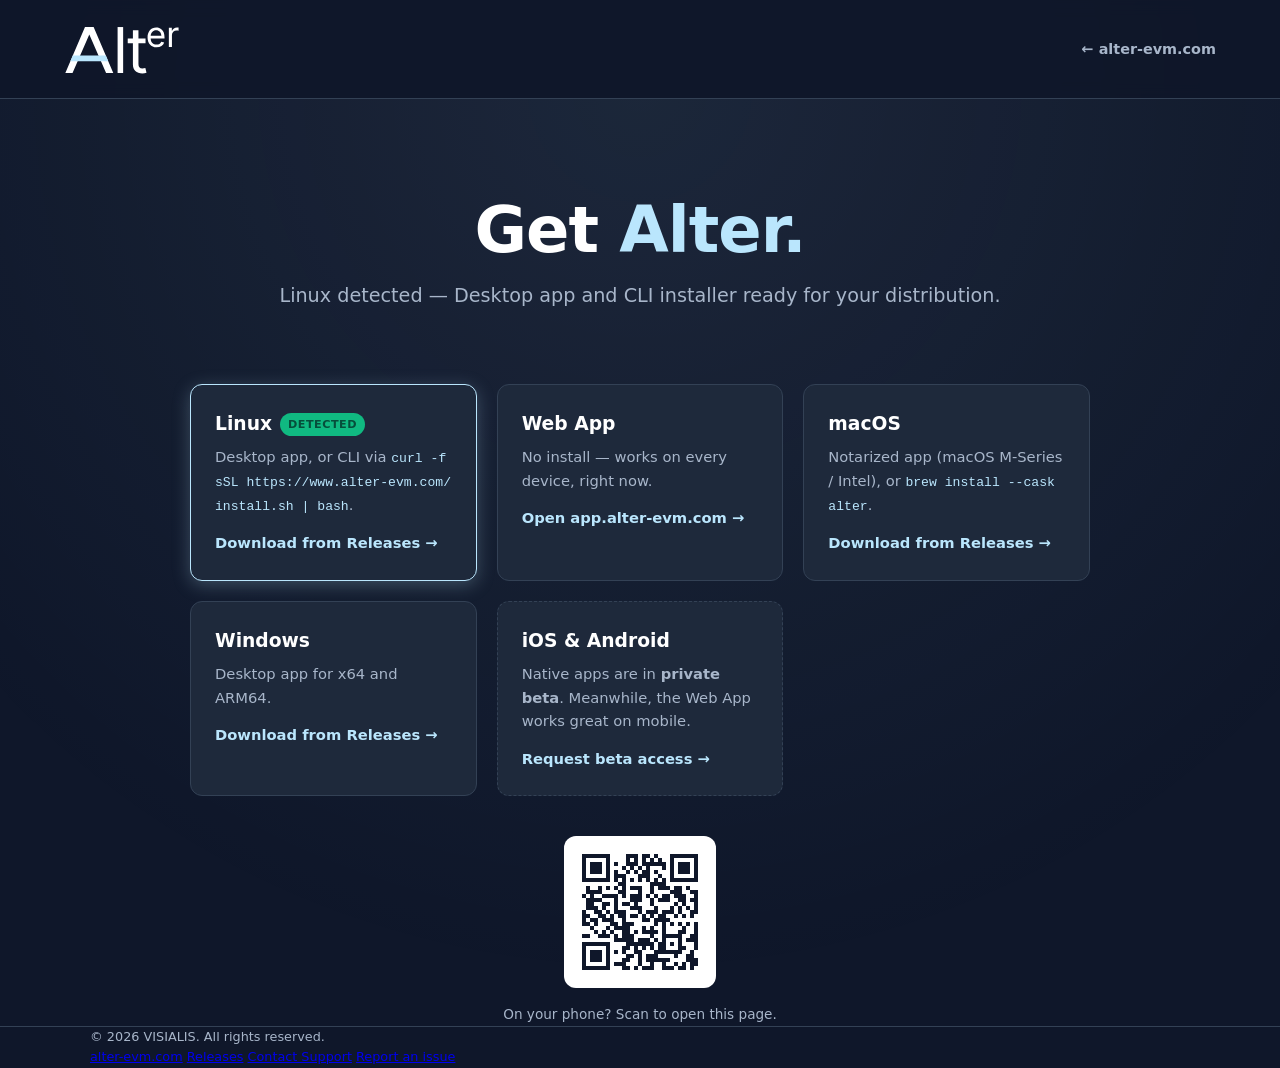
<file: get/index.html>
<!DOCTYPE html>
<html lang="en">
<head>
    <meta charset="UTF-8">
    <meta name="viewport" content="width=device-width, initial-scale=1.0">
    <title>Get Alter — Multi-chain EVM address intelligence</title>
    <meta name="description" content="Get Alter on your platform: Web app, macOS, Windows, Linux — iOS and Android in private beta.">
    <!-- OpenGraph Meta Tags for Social Media & WhatsApp -->
    <meta property="og:site_name" content="Alter">
    <meta property="og:title" content="Get Alter — Install on Web, Desktop, CLI & MCP">
    <meta property="og:description" content="One address to install Alter on any platform: Web app, macOS, Windows, Linux, CLI, and AI Agent MCP Server.">
    <meta property="og:type" content="website">
    <meta property="og:url" content="https://www.alter-evm.com/get/">
    <meta property="og:image" content="https://www.alter-evm.com/og-image.jpg?v=20261010">
    <meta property="og:image:width" content="1200">
    <meta property="og:image:height" content="630">
    <meta property="og:image:type" content="image/jpeg">
    <meta property="og:image:alt" content="Get Alter on any platform">
    <meta property="og:locale" content="en_US">

    <!-- Twitter Card Meta Tags -->
    <meta name="twitter:card" content="summary_large_image">
    <meta name="twitter:site" content="@VISIALIS">
    <meta name="twitter:title" content="Get Alter — Install on Web, Desktop, CLI & MCP">
    <meta name="twitter:description" content="One address to install Alter on any platform: Web app, macOS, Windows, Linux, CLI, and AI Agent MCP Server.">
    <meta name="twitter:image" content="https://www.alter-evm.com/og-image.jpg?v=20261010">
    
    <link rel="canonical" href="https://www.alter-evm.com/get/">
    <link rel="alternate" hreflang="en" href="https://www.alter-evm.com/get/">
    <link rel="alternate" hreflang="fr" href="https://www.alter-evm.com/fr/">
    <link rel="alternate" hreflang="es" href="https://www.alter-evm.com/es/">
    <link rel="alternate" hreflang="x-default" href="https://www.alter-evm.com/get/">
    <link rel="icon" type="image/svg+xml" href="/favicon.svg?v=20261010">
    <link rel="apple-touch-icon" href="/apple-touch-icon.png?v=20261010">
    <meta name="theme-color" content="#0F172A">

    <!-- Structured Data (JSON-LD) -->
    <script type="application/ld+json">
    {
      "@context": "https://schema.org",
      "@type": "SoftwareApplication",
      "name": "Alter",
      "url": "https://www.alter-evm.com/get/",
      "image": "https://www.alter-evm.com/og-image.jpg?v=20261010",
      "applicationCategory": "DeveloperApplication",
      "operatingSystem": "macOS, Windows, Linux, Web",
      "offers": {
        "@type": "Offer",
        "price": "0",
        "priceCurrency": "USD"
      },
      "description": "Get Alter on your platform: Web app, macOS, Windows, Linux, CLI, and AI Agent MCP Server."
    }
    </script>

    <link rel="stylesheet" href="/styles.css?v=20261010">
</head>
<body>
    <nav class="navbar">
        <a class="logo" href="/" style="text-decoration:none"><img src="/logo.svg?v=20261010" alt="Alter" width="118" height="50"></a>
        <div class="lang-switcher">
            <a href="/" aria-label="Back to site">← alter-evm.com</a>
        </div>
    </nav>

    <header class="hero get-hero">
        <div class="hero-content">
            <h1>Get <span class="highlight">Alter.</span></h1>
            <p class="subtitle" id="detected-hint">Pick your platform below.</p>
        </div>
    </header>

    <section class="platforms-section get-section" aria-label="Installation channels">
        <div class="get-grid">
            <a class="get-card" id="get-web" href="https://app.alter-evm.com/">
                <h3>Web App</h3>
                <p>No install — works on every device, right now.</p>
                <span class="get-cta">Open app.alter-evm.com →</span>
            </a>

            <a class="get-card" id="get-macos" href="https://github.com/VISIALIS/alter/releases/latest">
                <h3>macOS</h3>
                <p>Notarized app (macOS M-Series / Intel), or <code>brew install --cask alter</code>.</p>
                <span class="get-cta">Download from Releases →</span>
            </a>

            <a class="get-card" id="get-windows" href="https://github.com/VISIALIS/alter/releases/latest">
                <h3>Windows</h3>
                <p>Desktop app for x64 and ARM64.</p>
                <span class="get-cta">Download from Releases →</span>
            </a>

            <a class="get-card" id="get-linux" href="https://github.com/VISIALIS/alter/releases/latest">
                <h3>Linux</h3>
                <p>Desktop app, or CLI via <code>curl -fsSL https://www.alter-evm.com/install.sh | bash</code>.</p>
                <span class="get-cta">Download from Releases →</span>
            </a>

            <a class="get-card get-card-beta" id="get-mobile" href="https://github.com/VISIALIS/alter/issues">
                <h3>iOS &amp; Android</h3>
                <p>Native apps are in <strong>private beta</strong>. Meanwhile, the Web App works great on mobile.</p>
                <span class="get-cta">Request beta access →</span>
            </a>
        </div>

        <div class="qr-tile-wrap" id="qr-block">
            <div class="qr-tile">
                <img src="/qr-get.svg" width="132" height="132" alt="QR code linking to www.alter-evm.com/get">
            </div>
            <p class="platform-note">On your phone? Scan to open this page.</p>
        </div>
    </section>

    <footer>
        <div class="footer-content">
            <p>&copy; 2026 VISIALIS. All rights reserved.</p>
            <div class="footer-links">
                <a href="/">alter-evm.com</a>
                <a href="https://github.com/VISIALIS/alter/releases">Releases</a>
                <a href="mailto:support@alter-evm.com">Contact Support</a>
                <a href="https://github.com/VISIALIS/alter/issues">Report an issue</a>
            </div>
        </div>
    </footer>

    <script>
    // Amélioration progressive (ADR-0100 §2) : sans JavaScript, la liste
    // complète reste utilisable telle quelle. Avec JavaScript, on met en
    // avant le canal de la plateforme détectée — sans redirection forcée
    // tant que la cible mobile principale est l'application Web (les
    // stores publics apporteront la redirection automatique).
    (function () {
        function resolveOS() {
            // 1. Client Hints (Chromium moderne)
            if (navigator.userAgentData && navigator.userAgentData.platform) {
                var p = navigator.userAgentData.platform.toLowerCase();
                if (p.indexOf('win') !== -1) return 'windows';
                if (p.indexOf('mac') !== -1) return 'macos';
                if (p.indexOf('linux') !== -1) return 'linux';
                if (p.indexOf('android') !== -1) return 'android';
            }
            // 2. navigator.platform
            var plat = (navigator.platform || '').toLowerCase();
            if (plat.indexOf('win') !== -1) return 'windows';
            if (plat.indexOf('linux') !== -1 || plat.indexOf('x11') !== -1) return 'linux';
            if (plat.indexOf('mac') !== -1) {
                if ('ontouchend' in document || /iphone|ipad|ipod/.test((navigator.userAgent || '').toLowerCase())) return 'ios';
                return 'macos';
            }
            if (plat.indexOf('iphone') !== -1 || plat.indexOf('ipad') !== -1 || plat.indexOf('ipod') !== -1) return 'ios';
            // 3. User-Agent regex fallback
            var ua = (navigator.userAgent || '').toLowerCase();
            if (/iphone|ipad|ipod/.test(ua) || (ua.indexOf('mac') !== -1 && 'ontouchend' in document)) return 'ios';
            if (/android/.test(ua)) return 'android';
            if (/windows|win32|win64/.test(ua)) return 'windows';
            if (/linux|x11/.test(ua)) return 'linux';
            if (/macintosh|mac os x/.test(ua)) return 'macos';
            return null;
        }

        var os = resolveOS();
        var id = null;
        var label = null;

        if (os === 'ios' || os === 'android') {
            id = 'get-web';
            label = (os === 'ios' ? 'iOS' : 'Android') + ' detected — the Web App is ready right now. Native app: private beta below.';
            var qr = document.getElementById('qr-block');
            if (qr) { qr.style.display = 'none'; }
        } else if (os === 'windows') {
            id = 'get-windows';
            label = 'Windows detected — Desktop app (x64 / ARM64) ready to install.';
        } else if (os === 'linux') {
            id = 'get-linux';
            label = 'Linux detected — Desktop app and CLI installer ready for your distribution.';
        } else if (os === 'macos') {
            id = 'get-macos';
            label = 'macOS detected — Universal Notarized app (M-Series / Intel).';
        }

        if (id) {
            var card = document.getElementById(id);
            if (card) {
                card.classList.add('get-highlight');
                // Insérer un badge visuel distinctif dans le titre de la carte
                var title = card.querySelector('h3');
                if (title && !card.querySelector('.download-recommended-badge')) {
                    var badge = document.createElement('span');
                    badge.className = 'download-recommended-badge';
                    badge.textContent = 'Detected';
                    title.appendChild(badge);
                }
                card.parentNode.insertBefore(card, card.parentNode.firstChild);
            }
            if (label) {
                var hint = document.getElementById('detected-hint');
                if (hint) { hint.textContent = label; }
            }
        }
    })();
    </script>
</body>
</html>
</file>
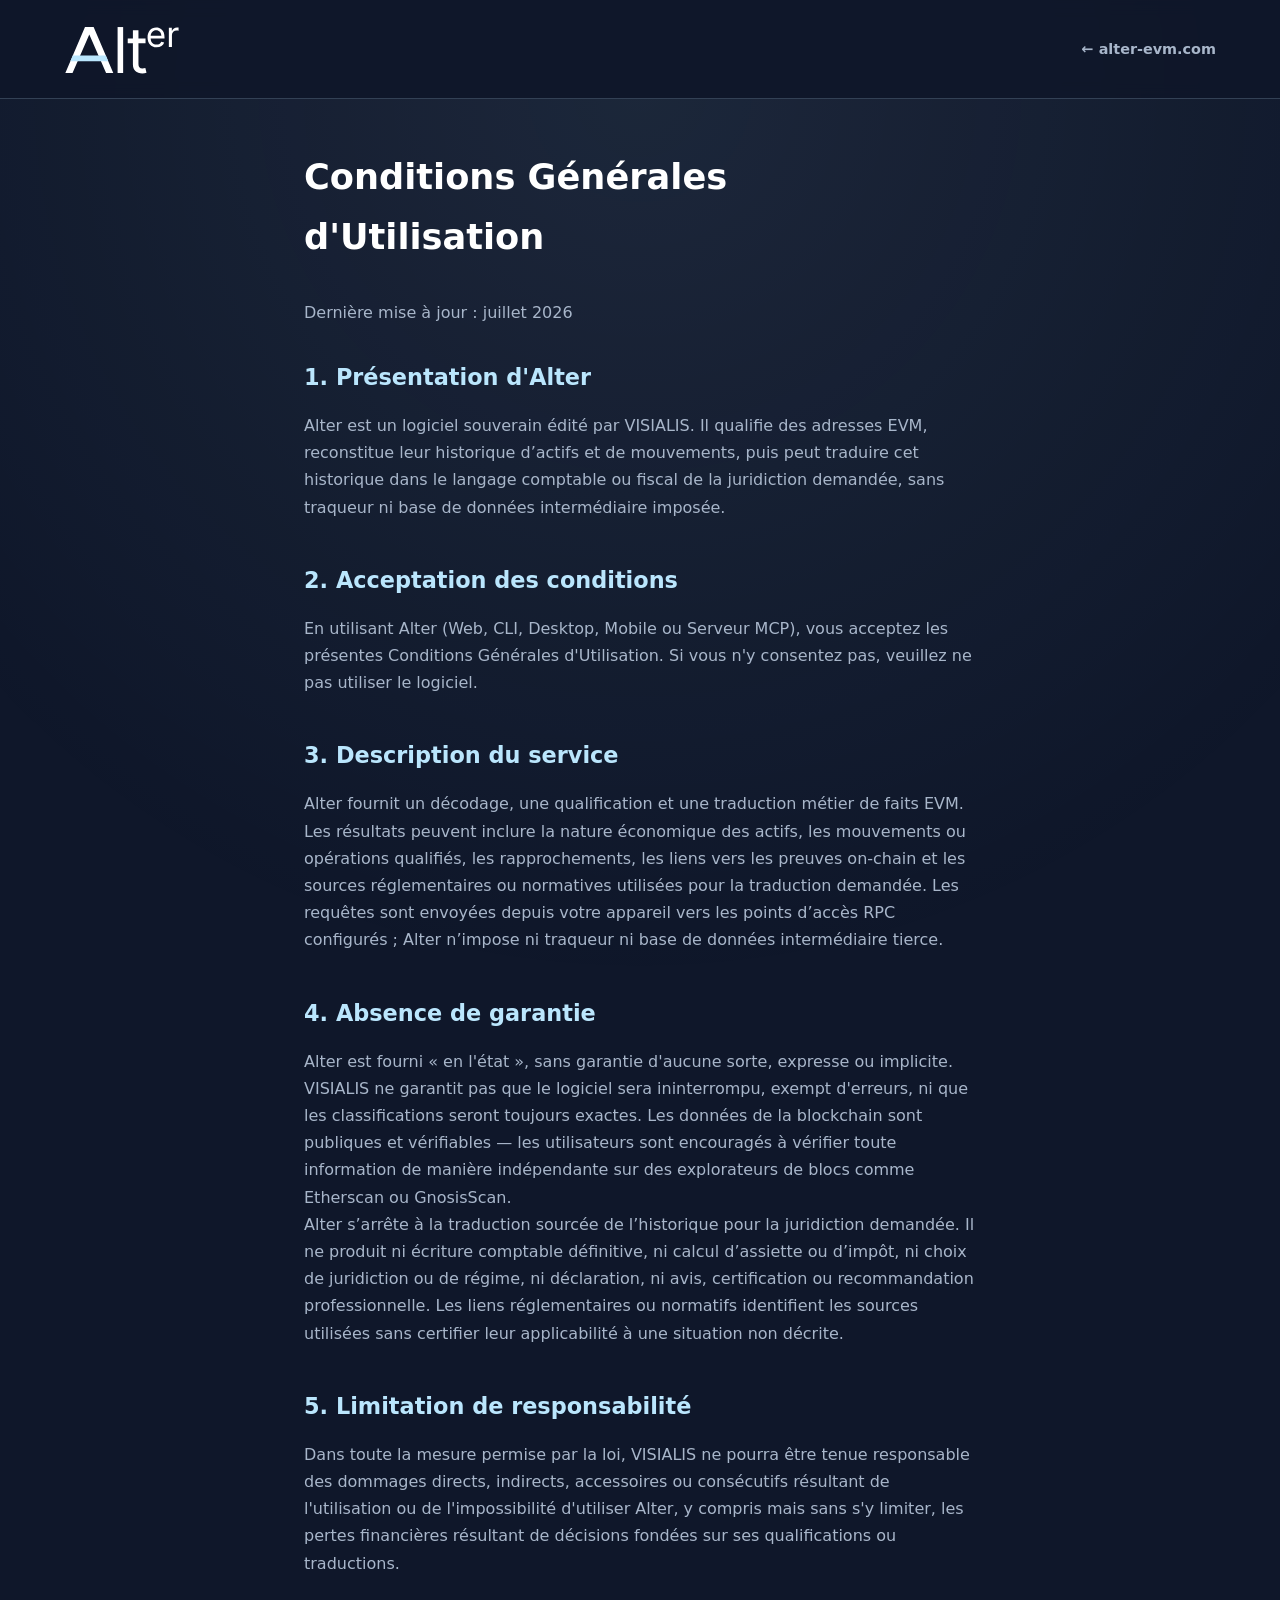
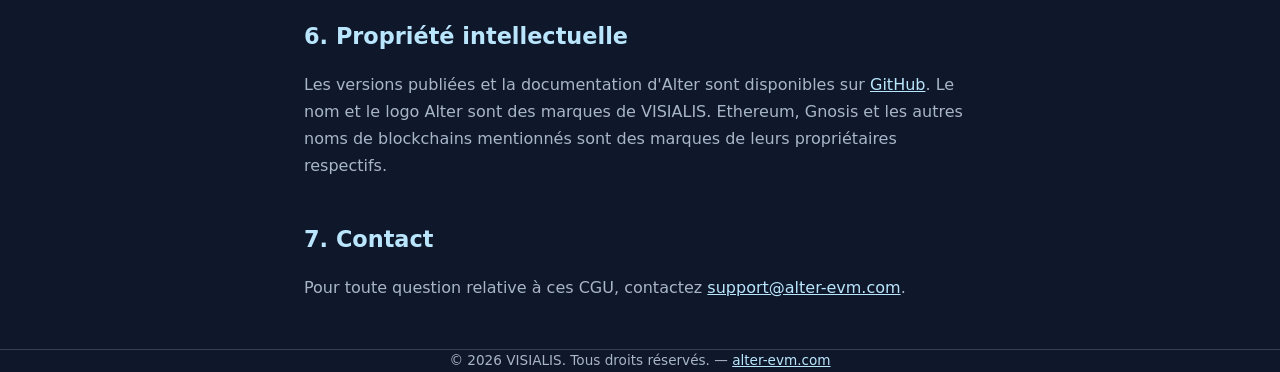
<file: cgu.html>
<!DOCTYPE html>
<html lang="fr">
<head>
    <meta charset="UTF-8">
    <meta name="viewport" content="width=device-width, initial-scale=1.0">
    <title>Conditions Générales d'Utilisation — Alter</title>
    <meta name="description" content="Conditions Générales d'Utilisation d'Alter — Traduction juridictionnelle et sourcée d’historiques d’actifs et de mouvements EVM.">
    <meta property="og:title" content="CGU — Alter">
    <meta property="og:description" content="Conditions Générales d'Utilisation d'Alter.">
    <meta property="og:type" content="website">
    <meta property="og:url" content="https://www.alter-evm.com/cgu.html">
    <meta property="og:image" content="https://www.alter-evm.com/og-image.jpg?v=20261010">
    <meta property="og:locale" content="fr_FR">
    <link rel="canonical" href="https://www.alter-evm.com/cgu.html">
    <link rel="icon" type="image/svg+xml" href="/favicon.svg?v=20261010">
    <link rel="apple-touch-icon" href="/apple-touch-icon.png?v=20261010">
    <meta name="theme-color" content="#0F172A">
    <link rel="stylesheet" href="/styles.css?v=20261010">
</head>
<body>
    <nav class="navbar">
        <div class="logo-group">
            <a class="logo" href="/fr/" style="text-decoration:none"><img src="/logo.svg?v=20261010" alt="Alter" width="118" height="50"></a>
        </div>
        <div class="lang-switcher">
            <a href="/fr/" aria-label="Retour au site">← alter-evm.com</a>
        </div>
    </nav>

    <main style="max-width: 800px; margin: 3rem auto; padding: 0 5%; color: var(--text-primary); line-height: 1.7;">
        <h1 style="font-size: 2.2rem; margin-bottom: 2rem;">Conditions Générales d'Utilisation</h1>
        <p style="color: var(--text-secondary); margin-bottom: 2rem;">Dernière mise à jour : juillet 2026</p>

        <section style="margin-bottom: 2.5rem;">
            <h2 style="font-size: 1.4rem; margin-bottom: 1rem; color: var(--accent-color);">1. Présentation d'Alter</h2>
            <p style="color: var(--text-secondary);">Alter est un logiciel souverain édité par VISIALIS. Il qualifie des adresses EVM, reconstitue leur historique d’actifs et de mouvements, puis peut traduire cet historique dans le langage comptable ou fiscal de la juridiction demandée, sans traqueur ni base de données intermédiaire imposée.</p>
        </section>

        <section style="margin-bottom: 2.5rem;">
            <h2 style="font-size: 1.4rem; margin-bottom: 1rem; color: var(--accent-color);">2. Acceptation des conditions</h2>
            <p style="color: var(--text-secondary);">En utilisant Alter (Web, CLI, Desktop, Mobile ou Serveur MCP), vous acceptez les présentes Conditions Générales d'Utilisation. Si vous n'y consentez pas, veuillez ne pas utiliser le logiciel.</p>
        </section>

        <section style="margin-bottom: 2.5rem;">
            <h2 style="font-size: 1.4rem; margin-bottom: 1rem; color: var(--accent-color);">3. Description du service</h2>
            <p style="color: var(--text-secondary);">Alter fournit un décodage, une qualification et une traduction métier de faits EVM. Les résultats peuvent inclure la nature économique des actifs, les mouvements ou opérations qualifiés, les rapprochements, les liens vers les preuves on-chain et les sources réglementaires ou normatives utilisées pour la traduction demandée. Les requêtes sont envoyées depuis votre appareil vers les points d’accès RPC configurés ; Alter n’impose ni traqueur ni base de données intermédiaire tierce.</p>
        </section>

        <section style="margin-bottom: 2.5rem;">
            <h2 style="font-size: 1.4rem; margin-bottom: 1rem; color: var(--accent-color);">4. Absence de garantie</h2>
            <p style="color: var(--text-secondary);">Alter est fourni « en l'état », sans garantie d'aucune sorte, expresse ou implicite. VISIALIS ne garantit pas que le logiciel sera ininterrompu, exempt d'erreurs, ni que les classifications seront toujours exactes. Les données de la blockchain sont publiques et vérifiables — les utilisateurs sont encouragés à vérifier toute information de manière indépendante sur des explorateurs de blocs comme Etherscan ou GnosisScan.</p>
            <p style="color: var(--text-secondary);">Alter s’arrête à la traduction sourcée de l’historique pour la juridiction demandée. Il ne produit ni écriture comptable définitive, ni calcul d’assiette ou d’impôt, ni choix de juridiction ou de régime, ni déclaration, ni avis, certification ou recommandation professionnelle. Les liens réglementaires ou normatifs identifient les sources utilisées sans certifier leur applicabilité à une situation non décrite.</p>
        </section>

        <section style="margin-bottom: 2.5rem;">
            <h2 style="font-size: 1.4rem; margin-bottom: 1rem; color: var(--accent-color);">5. Limitation de responsabilité</h2>
            <p style="color: var(--text-secondary);">Dans toute la mesure permise par la loi, VISIALIS ne pourra être tenue responsable des dommages directs, indirects, accessoires ou consécutifs résultant de l'utilisation ou de l'impossibilité d'utiliser Alter, y compris mais sans s'y limiter, les pertes financières résultant de décisions fondées sur ses qualifications ou traductions.</p>
        </section>

        <section style="margin-bottom: 2.5rem;">
            <h2 style="font-size: 1.4rem; margin-bottom: 1rem; color: var(--accent-color);">6. Propriété intellectuelle</h2>
            <p style="color: var(--text-secondary);">Les versions publiées et la documentation d'Alter sont disponibles sur <a href="https://github.com/VISIALIS/alter" style="color: var(--accent-color); text-decoration: underline;">GitHub</a>. Le nom et le logo Alter sont des marques de VISIALIS. Ethereum, Gnosis et les autres noms de blockchains mentionnés sont des marques de leurs propriétaires respectifs.</p>
        </section>

        <section style="margin-bottom: 2.5rem;">
            <h2 style="font-size: 1.4rem; margin-bottom: 1rem; color: var(--accent-color);">7. Contact</h2>
            <p style="color: var(--text-secondary);">Pour toute question relative à ces CGU, contactez <a href="mailto:support@alter-evm.com" style="color: var(--accent-color);">support@alter-evm.com</a>.</p>
        </section>
    </main>

    <footer>
        <div class="footer-content" style="text-align: center;">
            <p style="color: var(--text-secondary); font-size: 0.85rem;">&copy; 2026 VISIALIS. Tous droits réservés. — <a href="/fr/" style="color: var(--accent-color);">alter-evm.com</a></p>
        </div>
    </footer>
</body>
</html>
</file>
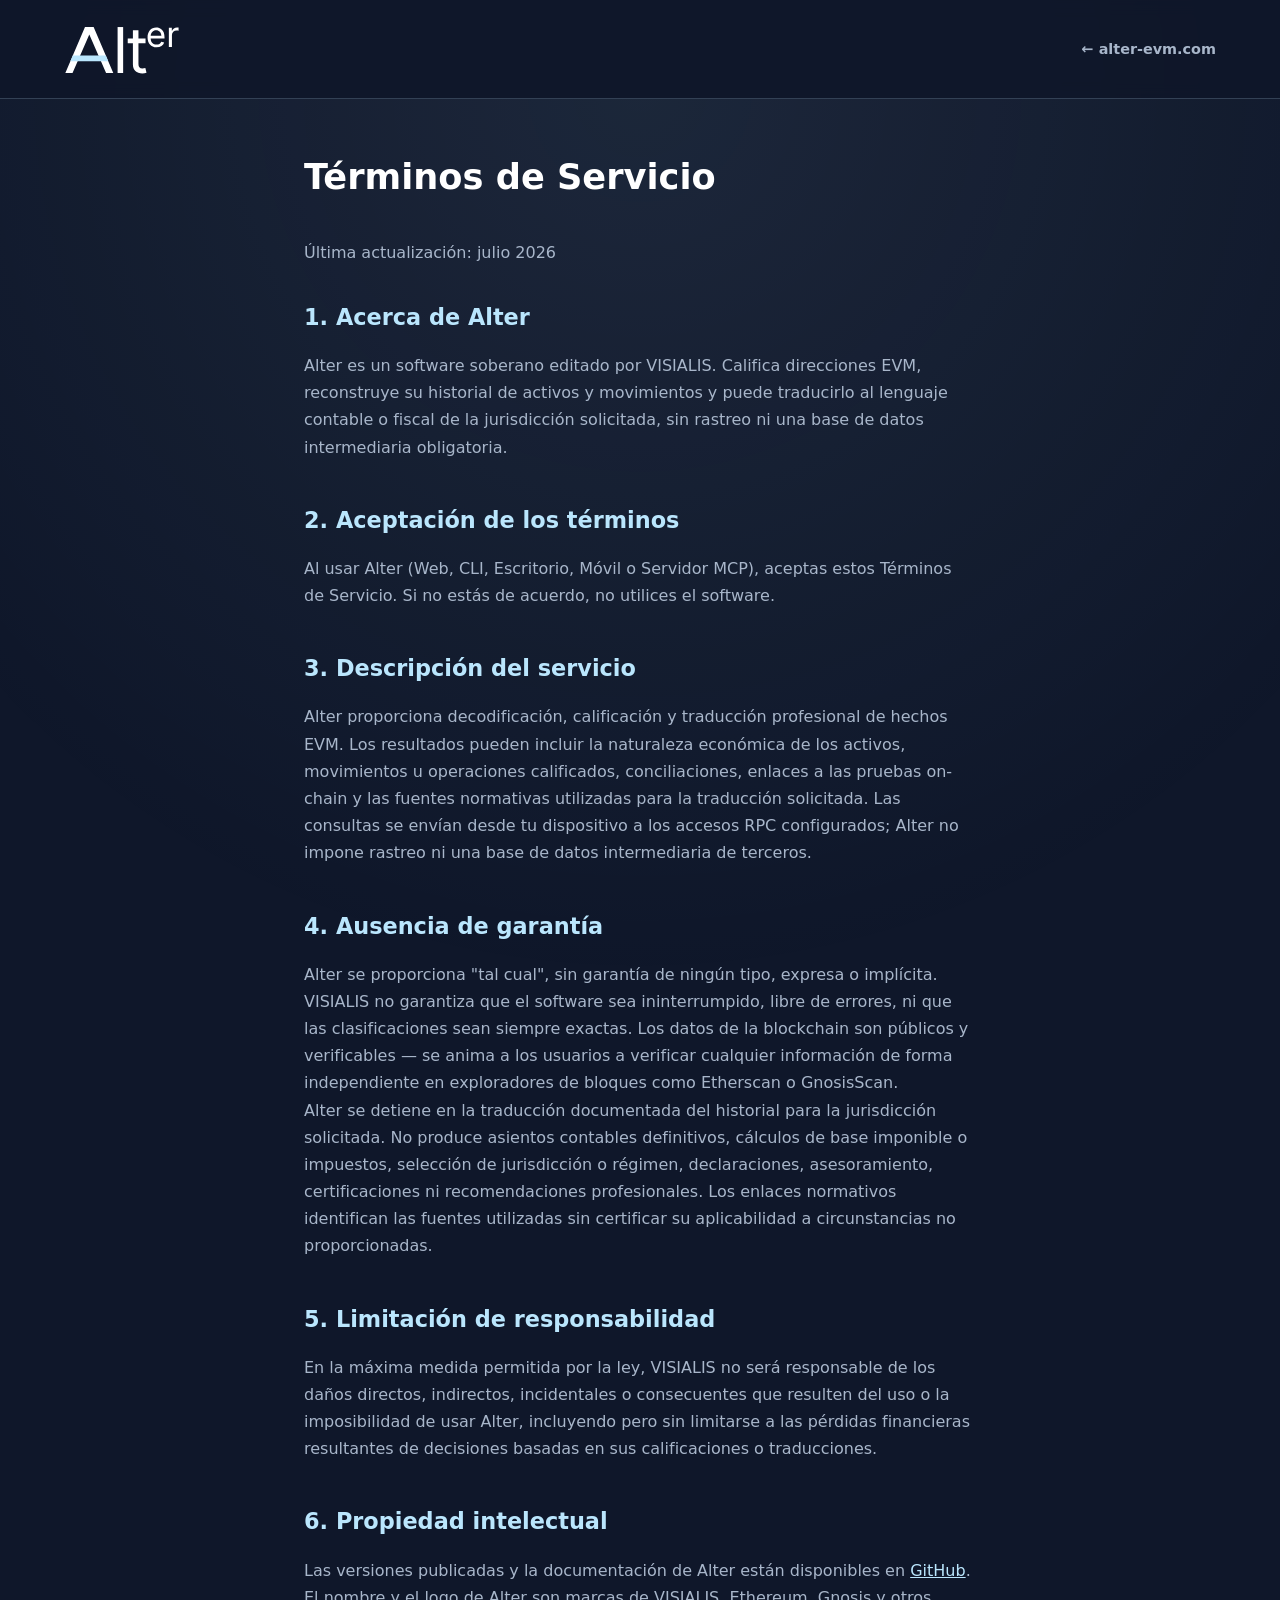
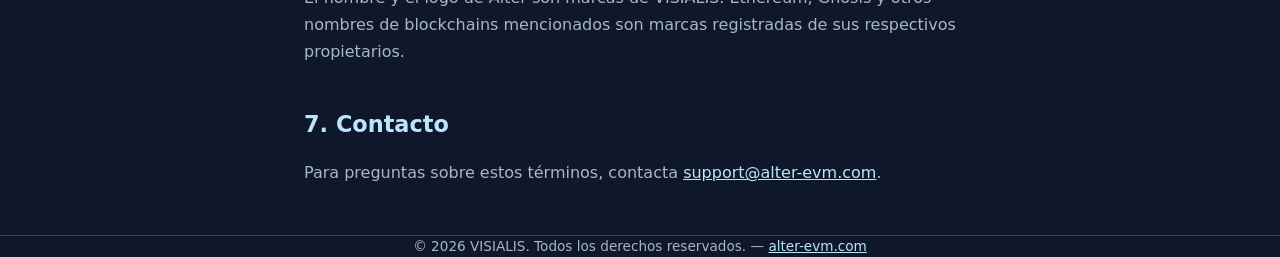
<file: cgu_es.html>
<!DOCTYPE html>
<html lang="es">
<head>
    <meta charset="UTF-8">
    <meta name="viewport" content="width=device-width, initial-scale=1.0">
    <title>Términos de Servicio — Alter</title>
    <meta name="description" content="Términos de Servicio de Alter — Traducción jurisdiccional documentada del historial de activos y movimientos EVM.">
    <meta property="og:title" content="Términos de Servicio — Alter">
    <meta property="og:description" content="Términos de Servicio de Alter.">
    <meta property="og:type" content="website">
    <meta property="og:url" content="https://www.alter-evm.com/cgu_es.html">
    <meta property="og:image" content="https://www.alter-evm.com/og-image.jpg?v=20261010">
    <meta property="og:locale" content="es_ES">
    <link rel="canonical" href="https://www.alter-evm.com/cgu_es.html">
    <link rel="icon" type="image/svg+xml" href="/favicon.svg?v=20261010">
    <link rel="apple-touch-icon" href="/apple-touch-icon.png?v=20261010">
    <meta name="theme-color" content="#0F172A">
    <link rel="stylesheet" href="/styles.css?v=20261010">
</head>
<body>
    <nav class="navbar">
        <div class="logo-group">
            <a class="logo" href="/es/" style="text-decoration:none"><img src="/logo.svg?v=20261010" alt="Alter" width="118" height="50"></a>
        </div>
        <div class="lang-switcher">
            <a href="/es/" aria-label="Volver al sitio">← alter-evm.com</a>
        </div>
    </nav>

    <main style="max-width: 800px; margin: 3rem auto; padding: 0 5%; color: var(--text-primary); line-height: 1.7;">
        <h1 style="font-size: 2.2rem; margin-bottom: 2rem;">Términos de Servicio</h1>
        <p style="color: var(--text-secondary); margin-bottom: 2rem;">Última actualización: julio 2026</p>

        <section style="margin-bottom: 2.5rem;">
            <h2 style="font-size: 1.4rem; margin-bottom: 1rem; color: var(--accent-color);">1. Acerca de Alter</h2>
            <p style="color: var(--text-secondary);">Alter es un software soberano editado por VISIALIS. Califica direcciones EVM, reconstruye su historial de activos y movimientos y puede traducirlo al lenguaje contable o fiscal de la jurisdicción solicitada, sin rastreo ni una base de datos intermediaria obligatoria.</p>
        </section>

        <section style="margin-bottom: 2.5rem;">
            <h2 style="font-size: 1.4rem; margin-bottom: 1rem; color: var(--accent-color);">2. Aceptación de los términos</h2>
            <p style="color: var(--text-secondary);">Al usar Alter (Web, CLI, Escritorio, Móvil o Servidor MCP), aceptas estos Términos de Servicio. Si no estás de acuerdo, no utilices el software.</p>
        </section>

        <section style="margin-bottom: 2.5rem;">
            <h2 style="font-size: 1.4rem; margin-bottom: 1rem; color: var(--accent-color);">3. Descripción del servicio</h2>
            <p style="color: var(--text-secondary);">Alter proporciona decodificación, calificación y traducción profesional de hechos EVM. Los resultados pueden incluir la naturaleza económica de los activos, movimientos u operaciones calificados, conciliaciones, enlaces a las pruebas on-chain y las fuentes normativas utilizadas para la traducción solicitada. Las consultas se envían desde tu dispositivo a los accesos RPC configurados; Alter no impone rastreo ni una base de datos intermediaria de terceros.</p>
        </section>

        <section style="margin-bottom: 2.5rem;">
            <h2 style="font-size: 1.4rem; margin-bottom: 1rem; color: var(--accent-color);">4. Ausencia de garantía</h2>
            <p style="color: var(--text-secondary);">Alter se proporciona "tal cual", sin garantía de ningún tipo, expresa o implícita. VISIALIS no garantiza que el software sea ininterrumpido, libre de errores, ni que las clasificaciones sean siempre exactas. Los datos de la blockchain son públicos y verificables — se anima a los usuarios a verificar cualquier información de forma independiente en exploradores de bloques como Etherscan o GnosisScan.</p>
            <p style="color: var(--text-secondary);">Alter se detiene en la traducción documentada del historial para la jurisdicción solicitada. No produce asientos contables definitivos, cálculos de base imponible o impuestos, selección de jurisdicción o régimen, declaraciones, asesoramiento, certificaciones ni recomendaciones profesionales. Los enlaces normativos identifican las fuentes utilizadas sin certificar su aplicabilidad a circunstancias no proporcionadas.</p>
        </section>

        <section style="margin-bottom: 2.5rem;">
            <h2 style="font-size: 1.4rem; margin-bottom: 1rem; color: var(--accent-color);">5. Limitación de responsabilidad</h2>
            <p style="color: var(--text-secondary);">En la máxima medida permitida por la ley, VISIALIS no será responsable de los daños directos, indirectos, incidentales o consecuentes que resulten del uso o la imposibilidad de usar Alter, incluyendo pero sin limitarse a las pérdidas financieras resultantes de decisiones basadas en sus calificaciones o traducciones.</p>
        </section>

        <section style="margin-bottom: 2.5rem;">
            <h2 style="font-size: 1.4rem; margin-bottom: 1rem; color: var(--accent-color);">6. Propiedad intelectual</h2>
            <p style="color: var(--text-secondary);">Las versiones publicadas y la documentación de Alter están disponibles en <a href="https://github.com/VISIALIS/alter" style="color: var(--accent-color); text-decoration: underline;">GitHub</a>. El nombre y el logo de Alter son marcas de VISIALIS. Ethereum, Gnosis y otros nombres de blockchains mencionados son marcas registradas de sus respectivos propietarios.</p>
        </section>

        <section style="margin-bottom: 2.5rem;">
            <h2 style="font-size: 1.4rem; margin-bottom: 1rem; color: var(--accent-color);">7. Contacto</h2>
            <p style="color: var(--text-secondary);">Para preguntas sobre estos términos, contacta <a href="mailto:support@alter-evm.com" style="color: var(--accent-color);">support@alter-evm.com</a>.</p>
        </section>
    </main>

    <footer>
        <div class="footer-content" style="text-align: center;">
            <p style="color: var(--text-secondary); font-size: 0.85rem;">&copy; 2026 VISIALIS. Todos los derechos reservados. — <a href="/es/" style="color: var(--accent-color);">alter-evm.com</a></p>
        </div>
    </footer>
</body>
</html>
</file>
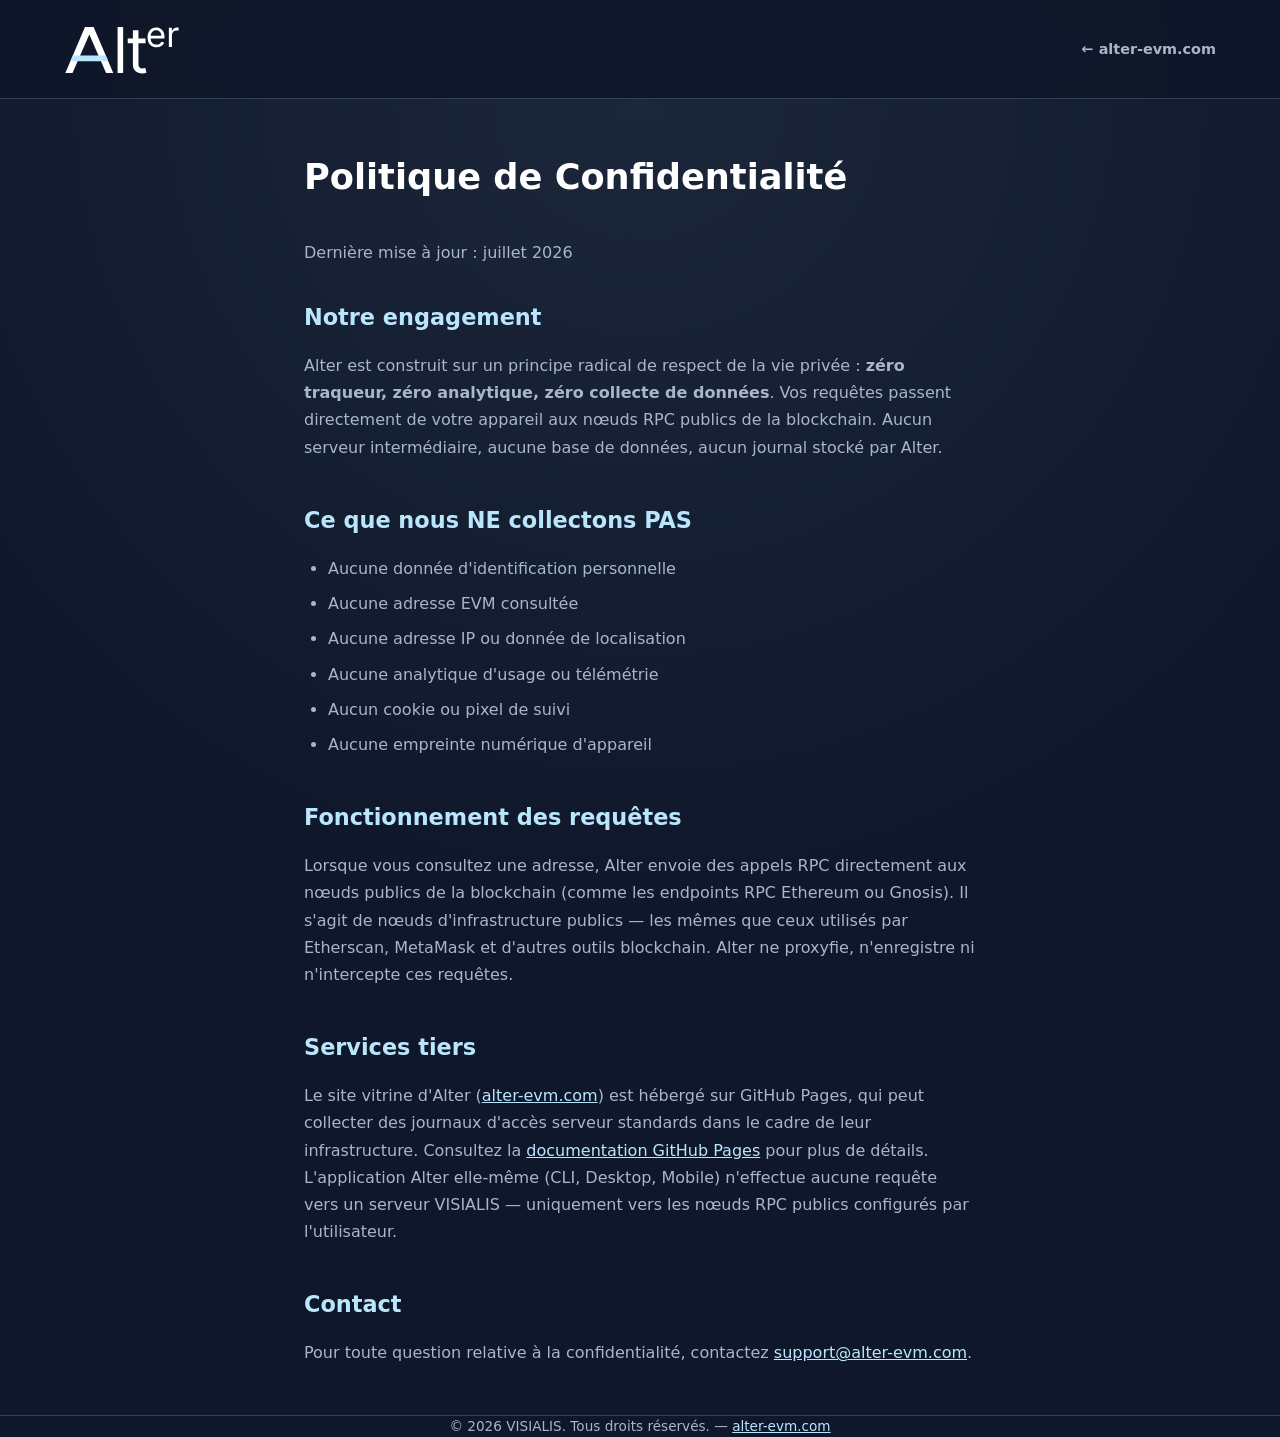
<file: privacy.html>
<!DOCTYPE html>
<html lang="fr">
<head>
    <meta charset="UTF-8">
    <meta name="viewport" content="width=device-width, initial-scale=1.0">
    <title>Politique de Confidentialité — Alter</title>
    <meta name="description" content="Politique de Confidentialité d'Alter — Intelligence d'adresses EVM multi-chaînes.">
    <meta property="og:title" content="Politique de Confidentialité — Alter">
    <meta property="og:description" content="Politique de Confidentialité d'Alter : zéro traqueur, zéro analytique, zéro collecte de données.">
    <meta property="og:type" content="website">
    <meta property="og:url" content="https://www.alter-evm.com/privacy.html">
    <meta property="og:image" content="https://www.alter-evm.com/og-image.jpg?v=20261010">
    <meta property="og:locale" content="fr_FR">
    <link rel="canonical" href="https://www.alter-evm.com/privacy.html">
    <link rel="icon" type="image/svg+xml" href="/favicon.svg?v=20261010">
    <link rel="apple-touch-icon" href="/apple-touch-icon.png?v=20261010">
    <meta name="theme-color" content="#0F172A">
    <link rel="stylesheet" href="/styles.css?v=20261010">
</head>
<body>
    <nav class="navbar">
        <div class="logo-group">
            <a class="logo" href="/fr/" style="text-decoration:none"><img src="/logo.svg?v=20261010" alt="Alter" width="118" height="50"></a>
        </div>
        <div class="lang-switcher">
            <a href="/fr/" aria-label="Retour au site">← alter-evm.com</a>
        </div>
    </nav>

    <main style="max-width: 800px; margin: 3rem auto; padding: 0 5%; color: var(--text-primary); line-height: 1.7;">
        <h1 style="font-size: 2.2rem; margin-bottom: 2rem;">Politique de Confidentialité</h1>
        <p style="color: var(--text-secondary); margin-bottom: 2rem;">Dernière mise à jour : juillet 2026</p>

        <section style="margin-bottom: 2.5rem;">
            <h2 style="font-size: 1.4rem; margin-bottom: 1rem; color: var(--accent-color);">Notre engagement</h2>
            <p style="color: var(--text-secondary);">Alter est construit sur un principe radical de respect de la vie privée : <strong>zéro traqueur, zéro analytique, zéro collecte de données</strong>. Vos requêtes passent directement de votre appareil aux nœuds RPC publics de la blockchain. Aucun serveur intermédiaire, aucune base de données, aucun journal stocké par Alter.</p>
        </section>

        <section style="margin-bottom: 2.5rem;">
            <h2 style="font-size: 1.4rem; margin-bottom: 1rem; color: var(--accent-color);">Ce que nous NE collectons PAS</h2>
            <ul style="color: var(--text-secondary); padding-left: 1.5rem; list-style: disc;">
                <li style="margin-bottom: 0.5rem;">Aucune donnée d'identification personnelle</li>
                <li style="margin-bottom: 0.5rem;">Aucune adresse EVM consultée</li>
                <li style="margin-bottom: 0.5rem;">Aucune adresse IP ou donnée de localisation</li>
                <li style="margin-bottom: 0.5rem;">Aucune analytique d'usage ou télémétrie</li>
                <li style="margin-bottom: 0.5rem;">Aucun cookie ou pixel de suivi</li>
                <li style="margin-bottom: 0.5rem;">Aucune empreinte numérique d'appareil</li>
            </ul>
        </section>

        <section style="margin-bottom: 2.5rem;">
            <h2 style="font-size: 1.4rem; margin-bottom: 1rem; color: var(--accent-color);">Fonctionnement des requêtes</h2>
            <p style="color: var(--text-secondary);">Lorsque vous consultez une adresse, Alter envoie des appels RPC directement aux nœuds publics de la blockchain (comme les endpoints RPC Ethereum ou Gnosis). Il s'agit de nœuds d'infrastructure publics — les mêmes que ceux utilisés par Etherscan, MetaMask et d'autres outils blockchain. Alter ne proxyfie, n'enregistre ni n'intercepte ces requêtes.</p>
        </section>

        <section style="margin-bottom: 2.5rem;">
            <h2 style="font-size: 1.4rem; margin-bottom: 1rem; color: var(--accent-color);">Services tiers</h2>
            <p style="color: var(--text-secondary);">Le site vitrine d'Alter (<a href="https://www.alter-evm.com" style="color: var(--accent-color);">alter-evm.com</a>) est hébergé sur GitHub Pages, qui peut collecter des journaux d'accès serveur standards dans le cadre de leur infrastructure. Consultez la <a href="https://docs.github.com/fr/pages/getting-started-with-github-pages/about-github-pages#data-collection" target="_blank" rel="noopener" style="color: var(--accent-color);">documentation GitHub Pages</a> pour plus de détails. L'application Alter elle-même (CLI, Desktop, Mobile) n'effectue aucune requête vers un serveur VISIALIS — uniquement vers les nœuds RPC publics configurés par l'utilisateur.</p>
        </section>

        <section style="margin-bottom: 2.5rem;">
            <h2 style="font-size: 1.4rem; margin-bottom: 1rem; color: var(--accent-color);">Contact</h2>
            <p style="color: var(--text-secondary);">Pour toute question relative à la confidentialité, contactez <a href="mailto:support@alter-evm.com" style="color: var(--accent-color);">support@alter-evm.com</a>.</p>
        </section>
    </main>

    <footer>
        <div class="footer-content" style="text-align: center;">
            <p style="color: var(--text-secondary); font-size: 0.85rem;">&copy; 2026 VISIALIS. Tous droits réservés. — <a href="/fr/" style="color: var(--accent-color);">alter-evm.com</a></p>
        </div>
    </footer>
</body>
</html>
</file>
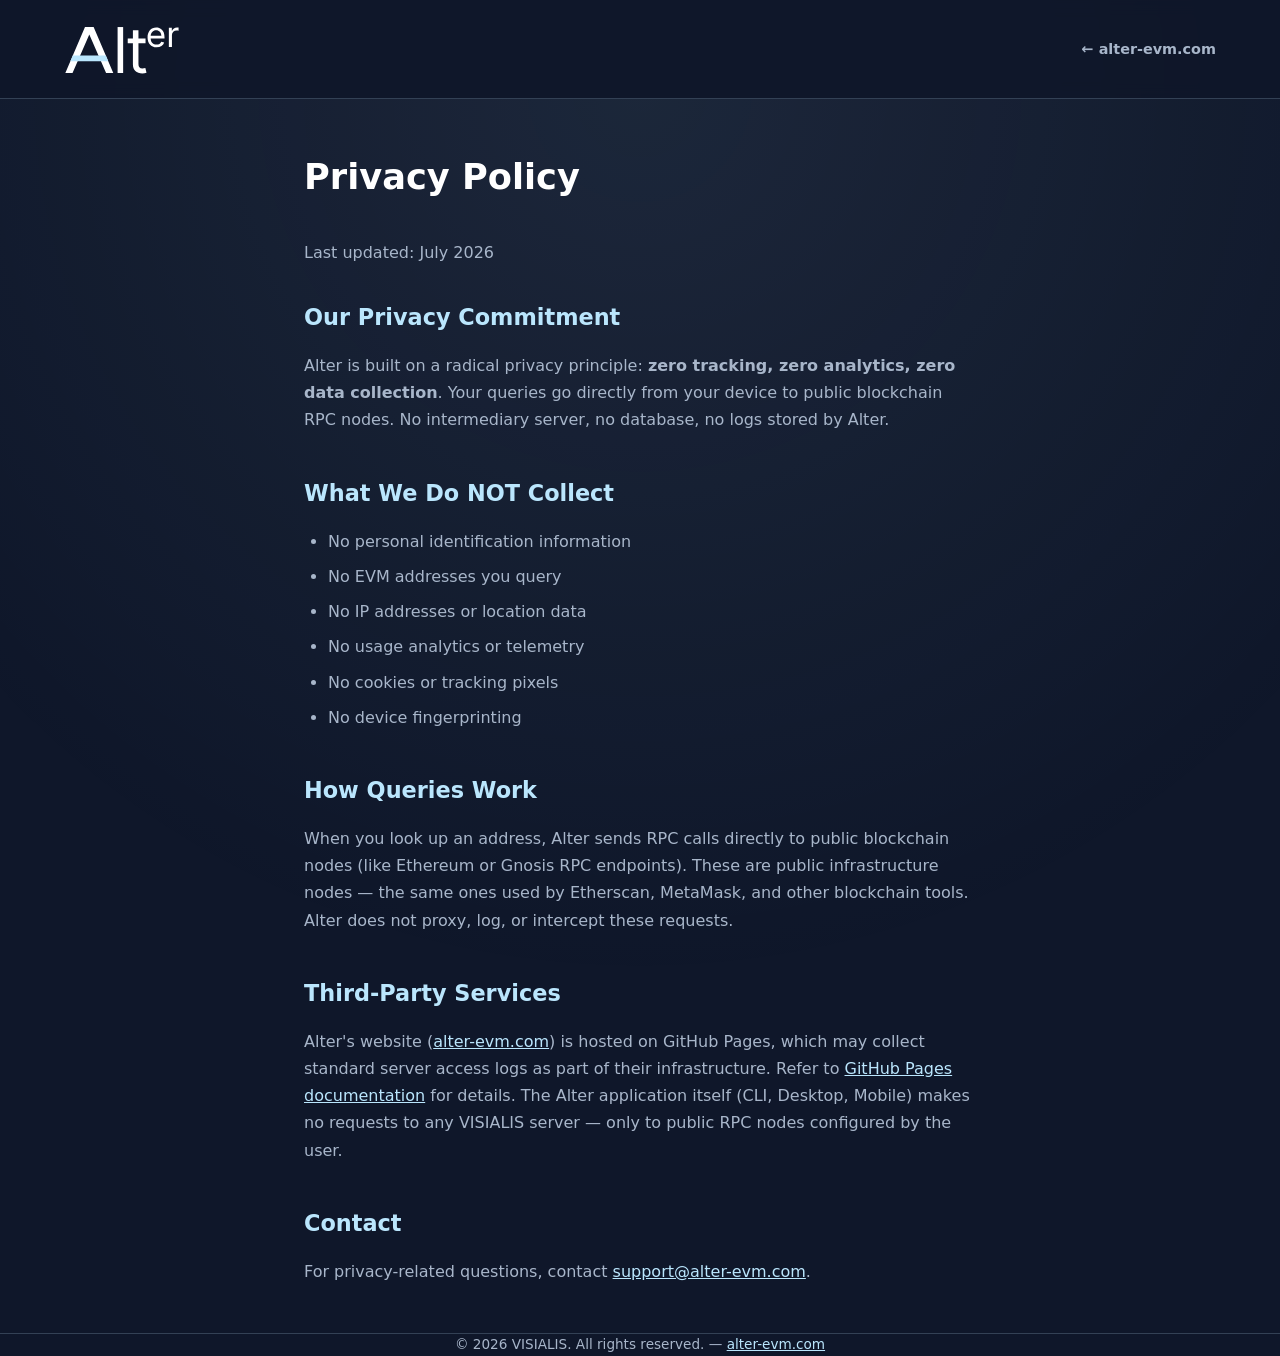
<file: privacy_en.html>
<!DOCTYPE html>
<html lang="en">
<head>
    <meta charset="UTF-8">
    <meta name="viewport" content="width=device-width, initial-scale=1.0">
    <title>Privacy Policy — Alter</title>
    <meta name="description" content="Privacy Policy for Alter — Multi-chain EVM address intelligence.">
    <meta property="og:title" content="Privacy Policy — Alter">
    <meta property="og:description" content="Alter's Privacy Policy: zero tracking, zero analytics, zero data collection.">
    <meta property="og:type" content="website">
    <meta property="og:url" content="https://www.alter-evm.com/privacy_en.html">
    <meta property="og:image" content="https://www.alter-evm.com/og-image.jpg?v=20261010">
    <meta property="og:locale" content="en_US">
    <link rel="canonical" href="https://www.alter-evm.com/privacy_en.html">
    <link rel="icon" type="image/svg+xml" href="/favicon.svg?v=20261010">
    <link rel="apple-touch-icon" href="/apple-touch-icon.png?v=20261010">
    <meta name="theme-color" content="#0F172A">
    <link rel="stylesheet" href="/styles.css?v=20261010">
</head>
<body>
    <nav class="navbar">
        <div class="logo-group">
            <a class="logo" href="/" style="text-decoration:none"><img src="/logo.svg?v=20261010" alt="Alter" width="118" height="50"></a>
        </div>
        <div class="lang-switcher">
            <a href="/" aria-label="Back to site">← alter-evm.com</a>
        </div>
    </nav>

    <main style="max-width: 800px; margin: 3rem auto; padding: 0 5%; color: var(--text-primary); line-height: 1.7;">
        <h1 style="font-size: 2.2rem; margin-bottom: 2rem;">Privacy Policy</h1>
        <p style="color: var(--text-secondary); margin-bottom: 2rem;">Last updated: July 2026</p>

        <section style="margin-bottom: 2.5rem;">
            <h2 style="font-size: 1.4rem; margin-bottom: 1rem; color: var(--accent-color);">Our Privacy Commitment</h2>
            <p style="color: var(--text-secondary);">Alter is built on a radical privacy principle: <strong>zero tracking, zero analytics, zero data collection</strong>. Your queries go directly from your device to public blockchain RPC nodes. No intermediary server, no database, no logs stored by Alter.</p>
        </section>

        <section style="margin-bottom: 2.5rem;">
            <h2 style="font-size: 1.4rem; margin-bottom: 1rem; color: var(--accent-color);">What We Do NOT Collect</h2>
            <ul style="color: var(--text-secondary); padding-left: 1.5rem; list-style: disc;">
                <li style="margin-bottom: 0.5rem;">No personal identification information</li>
                <li style="margin-bottom: 0.5rem;">No EVM addresses you query</li>
                <li style="margin-bottom: 0.5rem;">No IP addresses or location data</li>
                <li style="margin-bottom: 0.5rem;">No usage analytics or telemetry</li>
                <li style="margin-bottom: 0.5rem;">No cookies or tracking pixels</li>
                <li style="margin-bottom: 0.5rem;">No device fingerprinting</li>
            </ul>
        </section>

        <section style="margin-bottom: 2.5rem;">
            <h2 style="font-size: 1.4rem; margin-bottom: 1rem; color: var(--accent-color);">How Queries Work</h2>
            <p style="color: var(--text-secondary);">When you look up an address, Alter sends RPC calls directly to public blockchain nodes (like Ethereum or Gnosis RPC endpoints). These are public infrastructure nodes — the same ones used by Etherscan, MetaMask, and other blockchain tools. Alter does not proxy, log, or intercept these requests.</p>
        </section>

        <section style="margin-bottom: 2.5rem;">
            <h2 style="font-size: 1.4rem; margin-bottom: 1rem; color: var(--accent-color);">Third-Party Services</h2>
            <p style="color: var(--text-secondary);">Alter's website (<a href="https://www.alter-evm.com" style="color: var(--accent-color);">alter-evm.com</a>) is hosted on GitHub Pages, which may collect standard server access logs as part of their infrastructure. Refer to <a href="https://docs.github.com/en/pages/getting-started-with-github-pages/about-github-pages#data-collection" target="_blank" rel="noopener" style="color: var(--accent-color);">GitHub Pages documentation</a> for details. The Alter application itself (CLI, Desktop, Mobile) makes no requests to any VISIALIS server — only to public RPC nodes configured by the user.</p>
        </section>

        <section style="margin-bottom: 2.5rem;">
            <h2 style="font-size: 1.4rem; margin-bottom: 1rem; color: var(--accent-color);">Contact</h2>
            <p style="color: var(--text-secondary);">For privacy-related questions, contact <a href="mailto:support@alter-evm.com" style="color: var(--accent-color);">support@alter-evm.com</a>.</p>
        </section>
    </main>

    <footer>
        <div class="footer-content" style="text-align: center;">
            <p style="color: var(--text-secondary); font-size: 0.85rem;">&copy; 2026 VISIALIS. All rights reserved. — <a href="/" style="color: var(--accent-color);">alter-evm.com</a></p>
        </div>
    </footer>
</body>
</html>
</file>
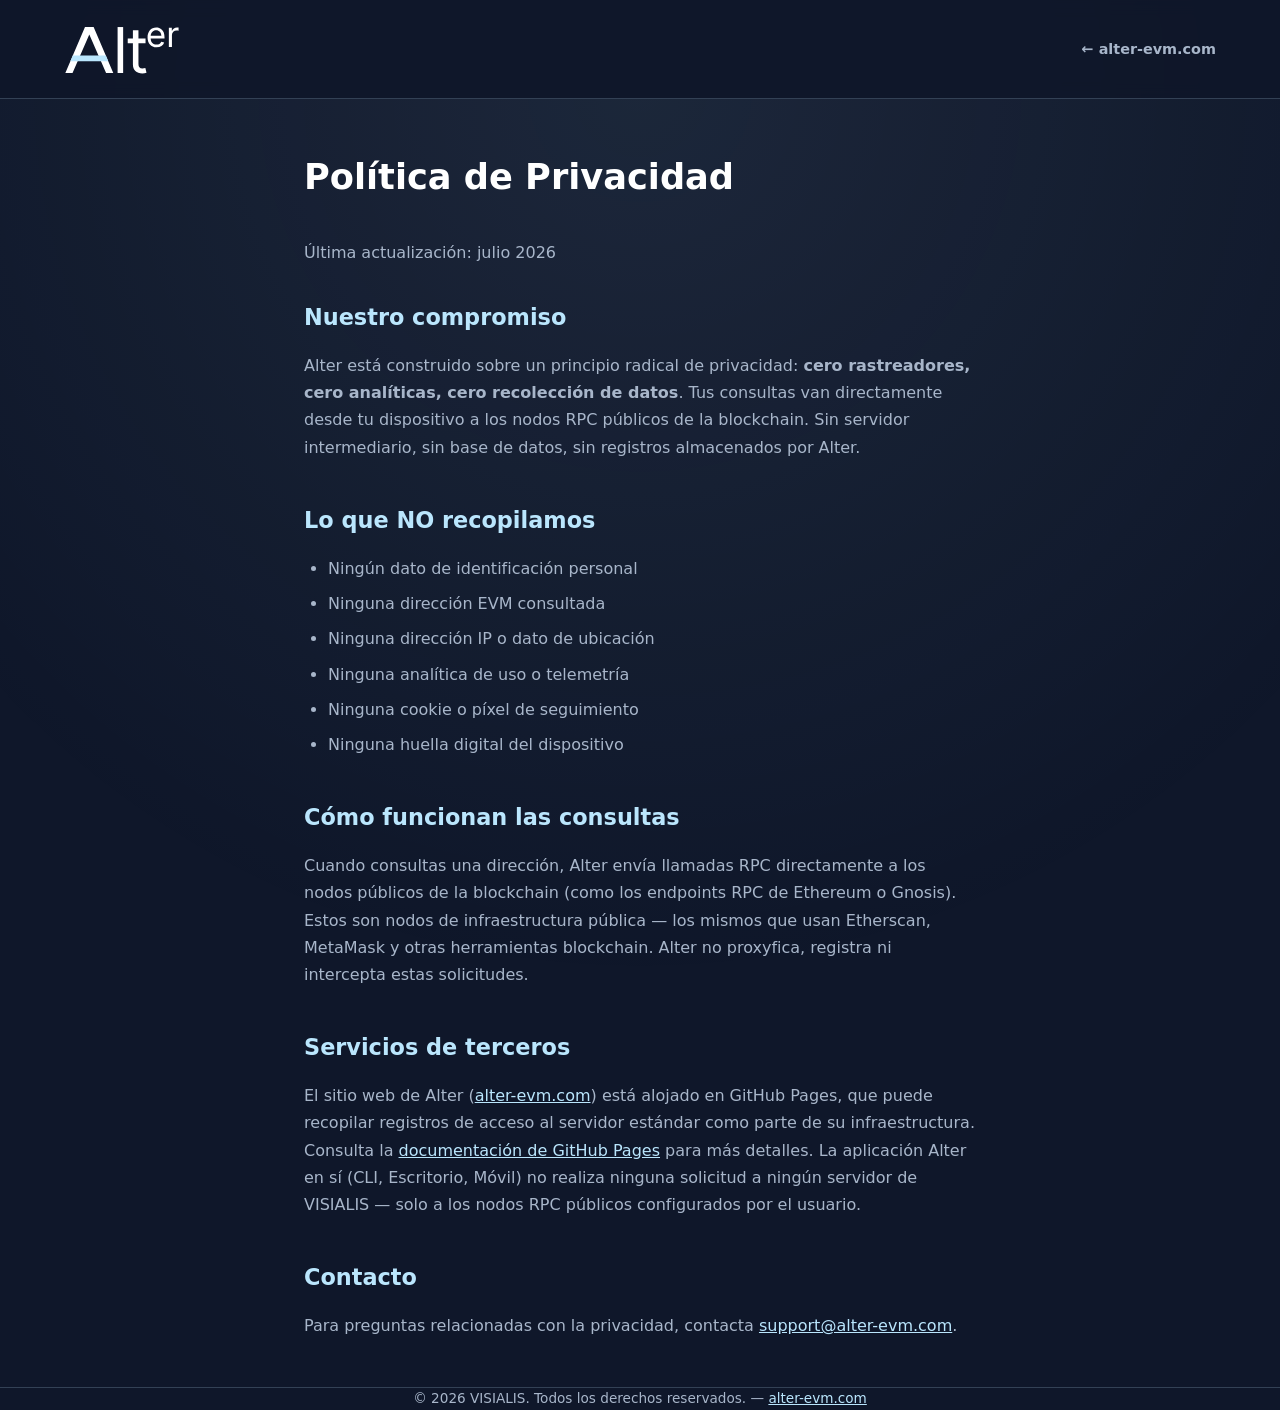
<file: privacy_es.html>
<!DOCTYPE html>
<html lang="es">
<head>
    <meta charset="UTF-8">
    <meta name="viewport" content="width=device-width, initial-scale=1.0">
    <title>Política de Privacidad — Alter</title>
    <meta name="description" content="Política de Privacidad de Alter — Inteligencia de direcciones EVM multicadena.">
    <meta property="og:title" content="Política de Privacidad — Alter">
    <meta property="og:description" content="Política de Privacidad de Alter: cero rastreadores, cero analíticas, cero recolección de datos.">
    <meta property="og:type" content="website">
    <meta property="og:url" content="https://www.alter-evm.com/privacy_es.html">
    <meta property="og:image" content="https://www.alter-evm.com/og-image.jpg?v=20261010">
    <meta property="og:locale" content="es_ES">
    <link rel="canonical" href="https://www.alter-evm.com/privacy_es.html">
    <link rel="icon" type="image/svg+xml" href="/favicon.svg?v=20261010">
    <link rel="apple-touch-icon" href="/apple-touch-icon.png?v=20261010">
    <meta name="theme-color" content="#0F172A">
    <link rel="stylesheet" href="/styles.css?v=20261010">
</head>
<body>
    <nav class="navbar">
        <div class="logo-group">
            <a class="logo" href="/es/" style="text-decoration:none"><img src="/logo.svg?v=20261010" alt="Alter" width="118" height="50"></a>
        </div>
        <div class="lang-switcher">
            <a href="/es/" aria-label="Volver al sitio">← alter-evm.com</a>
        </div>
    </nav>

    <main style="max-width: 800px; margin: 3rem auto; padding: 0 5%; color: var(--text-primary); line-height: 1.7;">
        <h1 style="font-size: 2.2rem; margin-bottom: 2rem;">Política de Privacidad</h1>
        <p style="color: var(--text-secondary); margin-bottom: 2rem;">Última actualización: julio 2026</p>

        <section style="margin-bottom: 2.5rem;">
            <h2 style="font-size: 1.4rem; margin-bottom: 1rem; color: var(--accent-color);">Nuestro compromiso</h2>
            <p style="color: var(--text-secondary);">Alter está construido sobre un principio radical de privacidad: <strong>cero rastreadores, cero analíticas, cero recolección de datos</strong>. Tus consultas van directamente desde tu dispositivo a los nodos RPC públicos de la blockchain. Sin servidor intermediario, sin base de datos, sin registros almacenados por Alter.</p>
        </section>

        <section style="margin-bottom: 2.5rem;">
            <h2 style="font-size: 1.4rem; margin-bottom: 1rem; color: var(--accent-color);">Lo que NO recopilamos</h2>
            <ul style="color: var(--text-secondary); padding-left: 1.5rem; list-style: disc;">
                <li style="margin-bottom: 0.5rem;">Ningún dato de identificación personal</li>
                <li style="margin-bottom: 0.5rem;">Ninguna dirección EVM consultada</li>
                <li style="margin-bottom: 0.5rem;">Ninguna dirección IP o dato de ubicación</li>
                <li style="margin-bottom: 0.5rem;">Ninguna analítica de uso o telemetría</li>
                <li style="margin-bottom: 0.5rem;">Ninguna cookie o píxel de seguimiento</li>
                <li style="margin-bottom: 0.5rem;">Ninguna huella digital del dispositivo</li>
            </ul>
        </section>

        <section style="margin-bottom: 2.5rem;">
            <h2 style="font-size: 1.4rem; margin-bottom: 1rem; color: var(--accent-color);">Cómo funcionan las consultas</h2>
            <p style="color: var(--text-secondary);">Cuando consultas una dirección, Alter envía llamadas RPC directamente a los nodos públicos de la blockchain (como los endpoints RPC de Ethereum o Gnosis). Estos son nodos de infraestructura pública — los mismos que usan Etherscan, MetaMask y otras herramientas blockchain. Alter no proxyfica, registra ni intercepta estas solicitudes.</p>
        </section>

        <section style="margin-bottom: 2.5rem;">
            <h2 style="font-size: 1.4rem; margin-bottom: 1rem; color: var(--accent-color);">Servicios de terceros</h2>
            <p style="color: var(--text-secondary);">El sitio web de Alter (<a href="https://www.alter-evm.com" style="color: var(--accent-color);">alter-evm.com</a>) está alojado en GitHub Pages, que puede recopilar registros de acceso al servidor estándar como parte de su infraestructura. Consulta la <a href="https://docs.github.com/es/pages/getting-started-with-github-pages/about-github-pages#data-collection" target="_blank" rel="noopener" style="color: var(--accent-color);">documentación de GitHub Pages</a> para más detalles. La aplicación Alter en sí (CLI, Escritorio, Móvil) no realiza ninguna solicitud a ningún servidor de VISIALIS — solo a los nodos RPC públicos configurados por el usuario.</p>
        </section>

        <section style="margin-bottom: 2.5rem;">
            <h2 style="font-size: 1.4rem; margin-bottom: 1rem; color: var(--accent-color);">Contacto</h2>
            <p style="color: var(--text-secondary);">Para preguntas relacionadas con la privacidad, contacta <a href="mailto:support@alter-evm.com" style="color: var(--accent-color);">support@alter-evm.com</a>.</p>
        </section>
    </main>

    <footer>
        <div class="footer-content" style="text-align: center;">
            <p style="color: var(--text-secondary); font-size: 0.85rem;">&copy; 2026 VISIALIS. Todos los derechos reservados. — <a href="/es/" style="color: var(--accent-color);">alter-evm.com</a></p>
        </div>
    </footer>
</body>
</html>
</file>
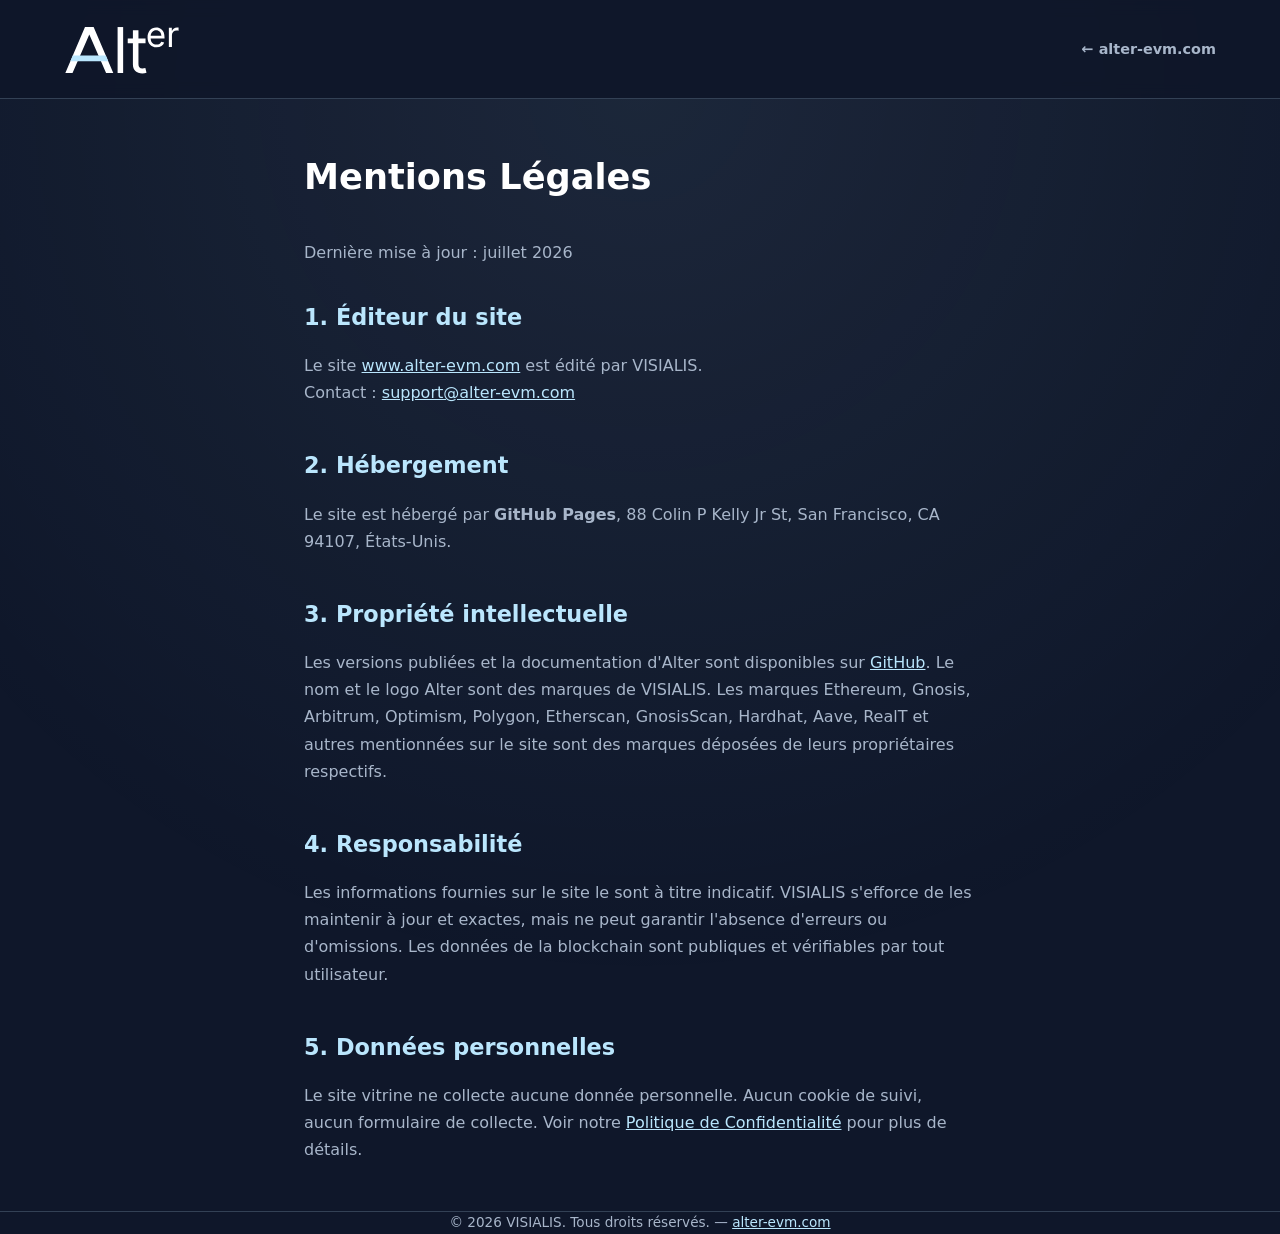
<file: terms.html>
<!DOCTYPE html>
<html lang="fr">
<head>
    <meta charset="UTF-8">
    <meta name="viewport" content="width=device-width, initial-scale=1.0">
    <title>Mentions Légales — Alter</title>
    <meta name="description" content="Mentions Légales d'Alter — Intelligence d'adresses EVM multi-chaînes.">
    <meta property="og:title" content="Mentions Légales — Alter">
    <meta property="og:description" content="Mentions Légales d'Alter.">
    <meta property="og:type" content="website">
    <meta property="og:url" content="https://www.alter-evm.com/terms.html">
    <meta property="og:image" content="https://www.alter-evm.com/og-image.jpg?v=20261010">
    <meta property="og:locale" content="fr_FR">
    <link rel="canonical" href="https://www.alter-evm.com/terms.html">
    <link rel="icon" type="image/svg+xml" href="/favicon.svg?v=20261010">
    <link rel="apple-touch-icon" href="/apple-touch-icon.png?v=20261010">
    <meta name="theme-color" content="#0F172A">
    <link rel="stylesheet" href="/styles.css?v=20261010">
</head>
<body>
    <nav class="navbar">
        <div class="logo-group">
            <a class="logo" href="/fr/" style="text-decoration:none"><img src="/logo.svg?v=20261010" alt="Alter" width="118" height="50"></a>
        </div>
        <div class="lang-switcher">
            <a href="/fr/" aria-label="Retour au site">← alter-evm.com</a>
        </div>
    </nav>

    <main style="max-width: 800px; margin: 3rem auto; padding: 0 5%; color: var(--text-primary); line-height: 1.7;">
        <h1 style="font-size: 2.2rem; margin-bottom: 2rem;">Mentions Légales</h1>
        <p style="color: var(--text-secondary); margin-bottom: 2rem;">Dernière mise à jour : juillet 2026</p>

        <section style="margin-bottom: 2.5rem;">
            <h2 style="font-size: 1.4rem; margin-bottom: 1rem; color: var(--accent-color);">1. Éditeur du site</h2>
            <p style="color: var(--text-secondary);">
                Le site <a href="https://www.alter-evm.com" style="color: var(--accent-color);">www.alter-evm.com</a> est édité par VISIALIS.<br>
                Contact : <a href="mailto:support@alter-evm.com" style="color: var(--accent-color);">support@alter-evm.com</a>
            </p>
        </section>

        <section style="margin-bottom: 2.5rem;">
            <h2 style="font-size: 1.4rem; margin-bottom: 1rem; color: var(--accent-color);">2. Hébergement</h2>
            <p style="color: var(--text-secondary);">Le site est hébergé par <strong>GitHub Pages</strong>, 88 Colin P Kelly Jr St, San Francisco, CA 94107, États-Unis.</p>
        </section>

        <section style="margin-bottom: 2.5rem;">
            <h2 style="font-size: 1.4rem; margin-bottom: 1rem; color: var(--accent-color);">3. Propriété intellectuelle</h2>
            <p style="color: var(--text-secondary);">Les versions publiées et la documentation d'Alter sont disponibles sur <a href="https://github.com/VISIALIS/alter" style="color: var(--accent-color); text-decoration: underline;">GitHub</a>. Le nom et le logo Alter sont des marques de VISIALIS. Les marques Ethereum, Gnosis, Arbitrum, Optimism, Polygon, Etherscan, GnosisScan, Hardhat, Aave, RealT et autres mentionnées sur le site sont des marques déposées de leurs propriétaires respectifs.</p>
        </section>

        <section style="margin-bottom: 2.5rem;">
            <h2 style="font-size: 1.4rem; margin-bottom: 1rem; color: var(--accent-color);">4. Responsabilité</h2>
            <p style="color: var(--text-secondary);">Les informations fournies sur le site le sont à titre indicatif. VISIALIS s'efforce de les maintenir à jour et exactes, mais ne peut garantir l'absence d'erreurs ou d'omissions. Les données de la blockchain sont publiques et vérifiables par tout utilisateur.</p>
        </section>

        <section style="margin-bottom: 2.5rem;">
            <h2 style="font-size: 1.4rem; margin-bottom: 1rem; color: var(--accent-color);">5. Données personnelles</h2>
            <p style="color: var(--text-secondary);">Le site vitrine ne collecte aucune donnée personnelle. Aucun cookie de suivi, aucun formulaire de collecte. Voir notre <a href="/privacy.html" style="color: var(--accent-color);">Politique de Confidentialité</a> pour plus de détails.</p>
        </section>
    </main>

    <footer>
        <div class="footer-content" style="text-align: center;">
            <p style="color: var(--text-secondary); font-size: 0.85rem;">&copy; 2026 VISIALIS. Tous droits réservés. — <a href="/fr/" style="color: var(--accent-color);">alter-evm.com</a></p>
        </div>
    </footer>
</body>
</html>
</file>
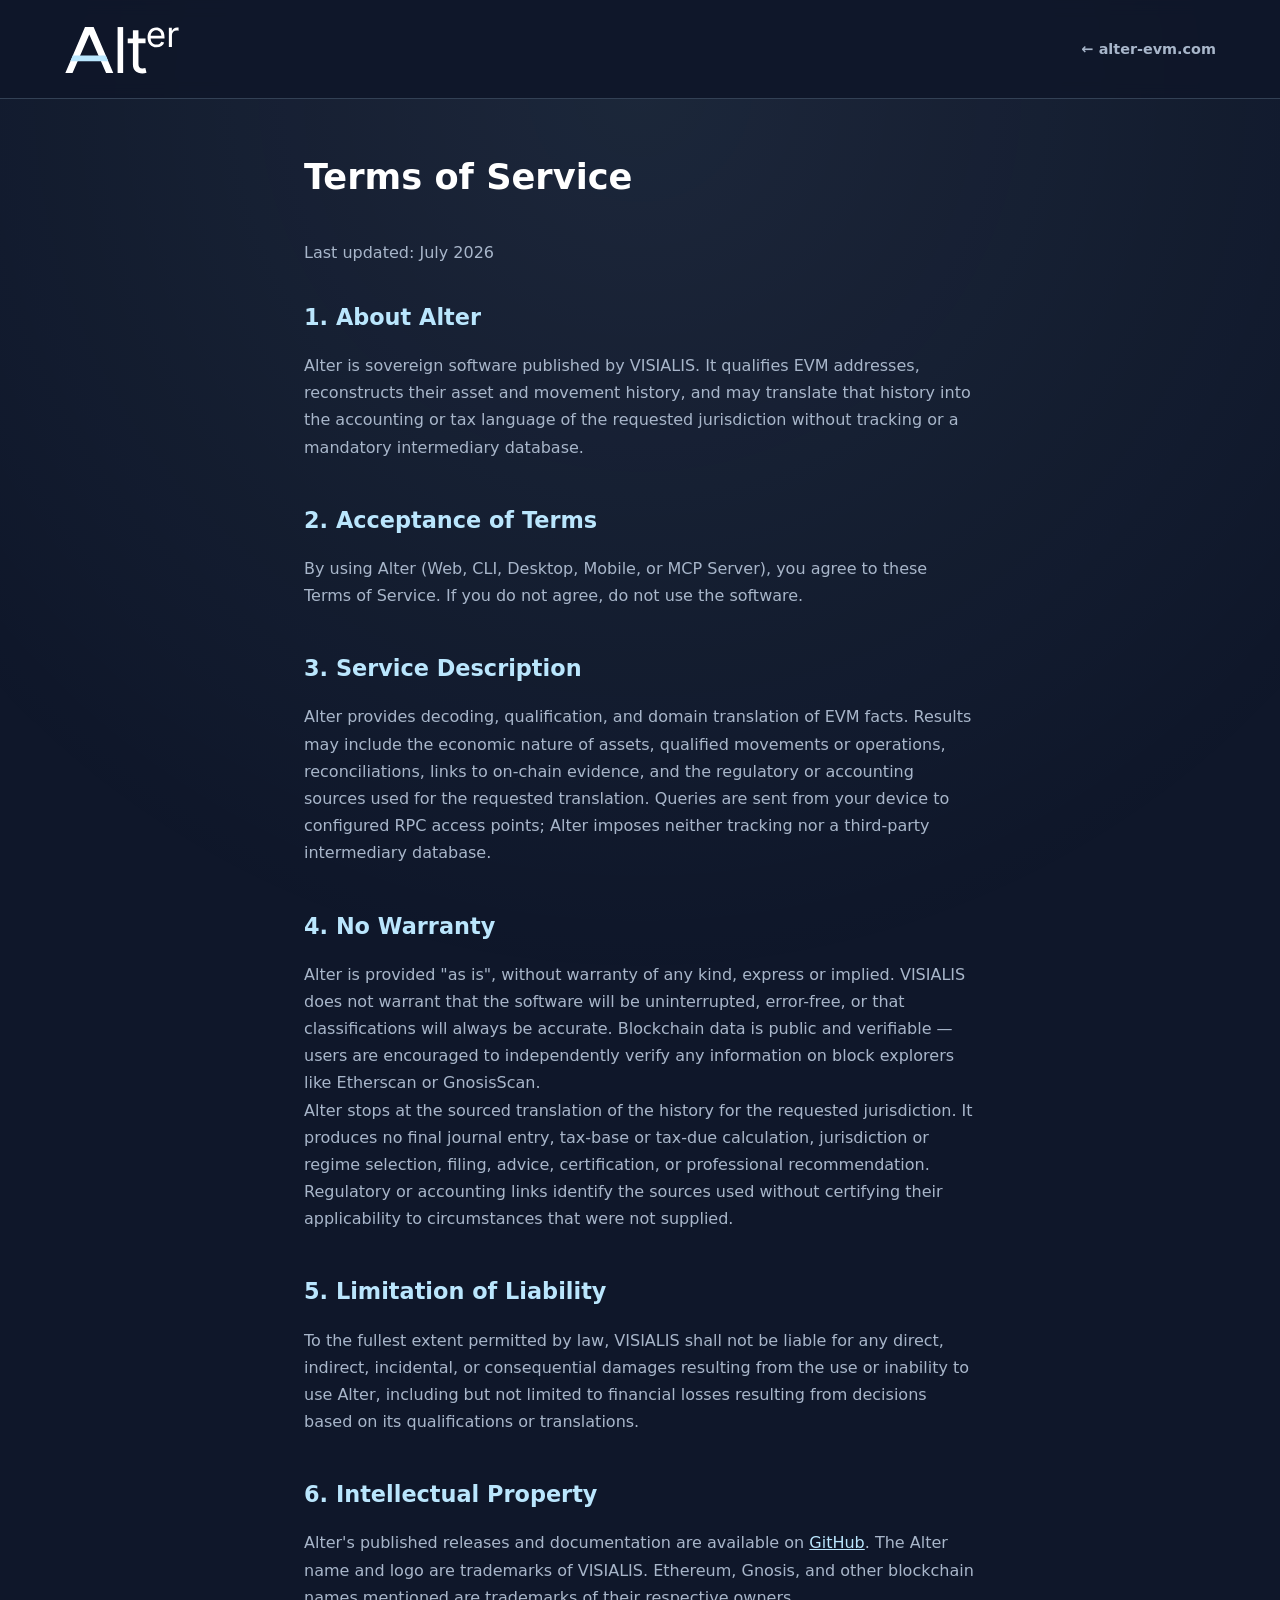
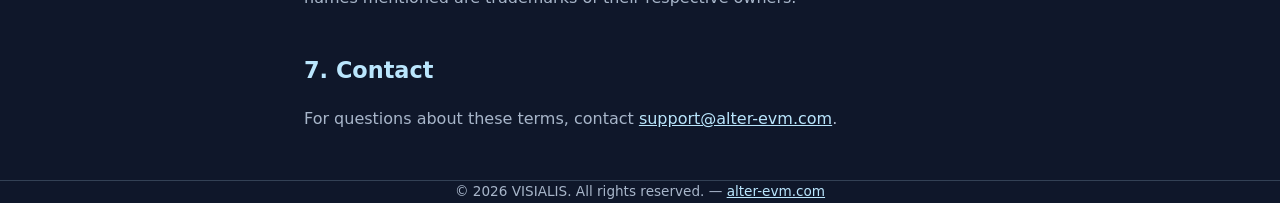
<file: terms_en.html>
<!DOCTYPE html>
<html lang="en">
<head>
    <meta charset="UTF-8">
    <meta name="viewport" content="width=device-width, initial-scale=1.0">
    <title>Terms of Service — Alter</title>
    <meta name="description" content="Terms of Service for Alter — Sourced, jurisdiction-specific translation of EVM asset and movement history.">
    <meta property="og:title" content="Terms of Service — Alter">
    <meta property="og:description" content="Terms of Service for Alter.">
    <meta property="og:type" content="website">
    <meta property="og:url" content="https://www.alter-evm.com/terms_en.html">
    <meta property="og:image" content="https://www.alter-evm.com/og-image.jpg?v=20261010">
    <meta property="og:locale" content="en_US">
    <link rel="canonical" href="https://www.alter-evm.com/terms_en.html">
    <link rel="icon" type="image/svg+xml" href="/favicon.svg?v=20261010">
    <link rel="apple-touch-icon" href="/apple-touch-icon.png?v=20261010">
    <meta name="theme-color" content="#0F172A">
    <link rel="stylesheet" href="/styles.css?v=20261010">
</head>
<body>
    <nav class="navbar">
        <div class="logo-group">
            <a class="logo" href="/" style="text-decoration:none"><img src="/logo.svg?v=20261010" alt="Alter" width="118" height="50"></a>
        </div>
        <div class="lang-switcher">
            <a href="/" aria-label="Back to site">← alter-evm.com</a>
        </div>
    </nav>

    <main style="max-width: 800px; margin: 3rem auto; padding: 0 5%; color: var(--text-primary); line-height: 1.7;">
        <h1 style="font-size: 2.2rem; margin-bottom: 2rem;">Terms of Service</h1>
        <p style="color: var(--text-secondary); margin-bottom: 2rem;">Last updated: July 2026</p>

        <section style="margin-bottom: 2.5rem;">
            <h2 style="font-size: 1.4rem; margin-bottom: 1rem; color: var(--accent-color);">1. About Alter</h2>
            <p style="color: var(--text-secondary);">Alter is sovereign software published by VISIALIS. It qualifies EVM addresses, reconstructs their asset and movement history, and may translate that history into the accounting or tax language of the requested jurisdiction without tracking or a mandatory intermediary database.</p>
        </section>

        <section style="margin-bottom: 2.5rem;">
            <h2 style="font-size: 1.4rem; margin-bottom: 1rem; color: var(--accent-color);">2. Acceptance of Terms</h2>
            <p style="color: var(--text-secondary);">By using Alter (Web, CLI, Desktop, Mobile, or MCP Server), you agree to these Terms of Service. If you do not agree, do not use the software.</p>
        </section>

        <section style="margin-bottom: 2.5rem;">
            <h2 style="font-size: 1.4rem; margin-bottom: 1rem; color: var(--accent-color);">3. Service Description</h2>
            <p style="color: var(--text-secondary);">Alter provides decoding, qualification, and domain translation of EVM facts. Results may include the economic nature of assets, qualified movements or operations, reconciliations, links to on-chain evidence, and the regulatory or accounting sources used for the requested translation. Queries are sent from your device to configured RPC access points; Alter imposes neither tracking nor a third-party intermediary database.</p>
        </section>

        <section style="margin-bottom: 2.5rem;">
            <h2 style="font-size: 1.4rem; margin-bottom: 1rem; color: var(--accent-color);">4. No Warranty</h2>
            <p style="color: var(--text-secondary);">Alter is provided "as is", without warranty of any kind, express or implied. VISIALIS does not warrant that the software will be uninterrupted, error-free, or that classifications will always be accurate. Blockchain data is public and verifiable — users are encouraged to independently verify any information on block explorers like Etherscan or GnosisScan.</p>
            <p style="color: var(--text-secondary);">Alter stops at the sourced translation of the history for the requested jurisdiction. It produces no final journal entry, tax-base or tax-due calculation, jurisdiction or regime selection, filing, advice, certification, or professional recommendation. Regulatory or accounting links identify the sources used without certifying their applicability to circumstances that were not supplied.</p>
        </section>

        <section style="margin-bottom: 2.5rem;">
            <h2 style="font-size: 1.4rem; margin-bottom: 1rem; color: var(--accent-color);">5. Limitation of Liability</h2>
            <p style="color: var(--text-secondary);">To the fullest extent permitted by law, VISIALIS shall not be liable for any direct, indirect, incidental, or consequential damages resulting from the use or inability to use Alter, including but not limited to financial losses resulting from decisions based on its qualifications or translations.</p>
        </section>

        <section style="margin-bottom: 2.5rem;">
            <h2 style="font-size: 1.4rem; margin-bottom: 1rem; color: var(--accent-color);">6. Intellectual Property</h2>
            <p style="color: var(--text-secondary);">Alter's published releases and documentation are available on <a href="https://github.com/VISIALIS/alter" style="color: var(--accent-color); text-decoration: underline;">GitHub</a>. The Alter name and logo are trademarks of VISIALIS. Ethereum, Gnosis, and other blockchain names mentioned are trademarks of their respective owners.</p>
        </section>

        <section style="margin-bottom: 2.5rem;">
            <h2 style="font-size: 1.4rem; margin-bottom: 1rem; color: var(--accent-color);">7. Contact</h2>
            <p style="color: var(--text-secondary);">For questions about these terms, contact <a href="mailto:support@alter-evm.com" style="color: var(--accent-color);">support@alter-evm.com</a>.</p>
        </section>
    </main>

    <footer>
        <div class="footer-content" style="text-align: center;">
            <p style="color: var(--text-secondary); font-size: 0.85rem;">&copy; 2026 VISIALIS. All rights reserved. — <a href="/" style="color: var(--accent-color);">alter-evm.com</a></p>
        </div>
    </footer>
</body>
</html>
</file>
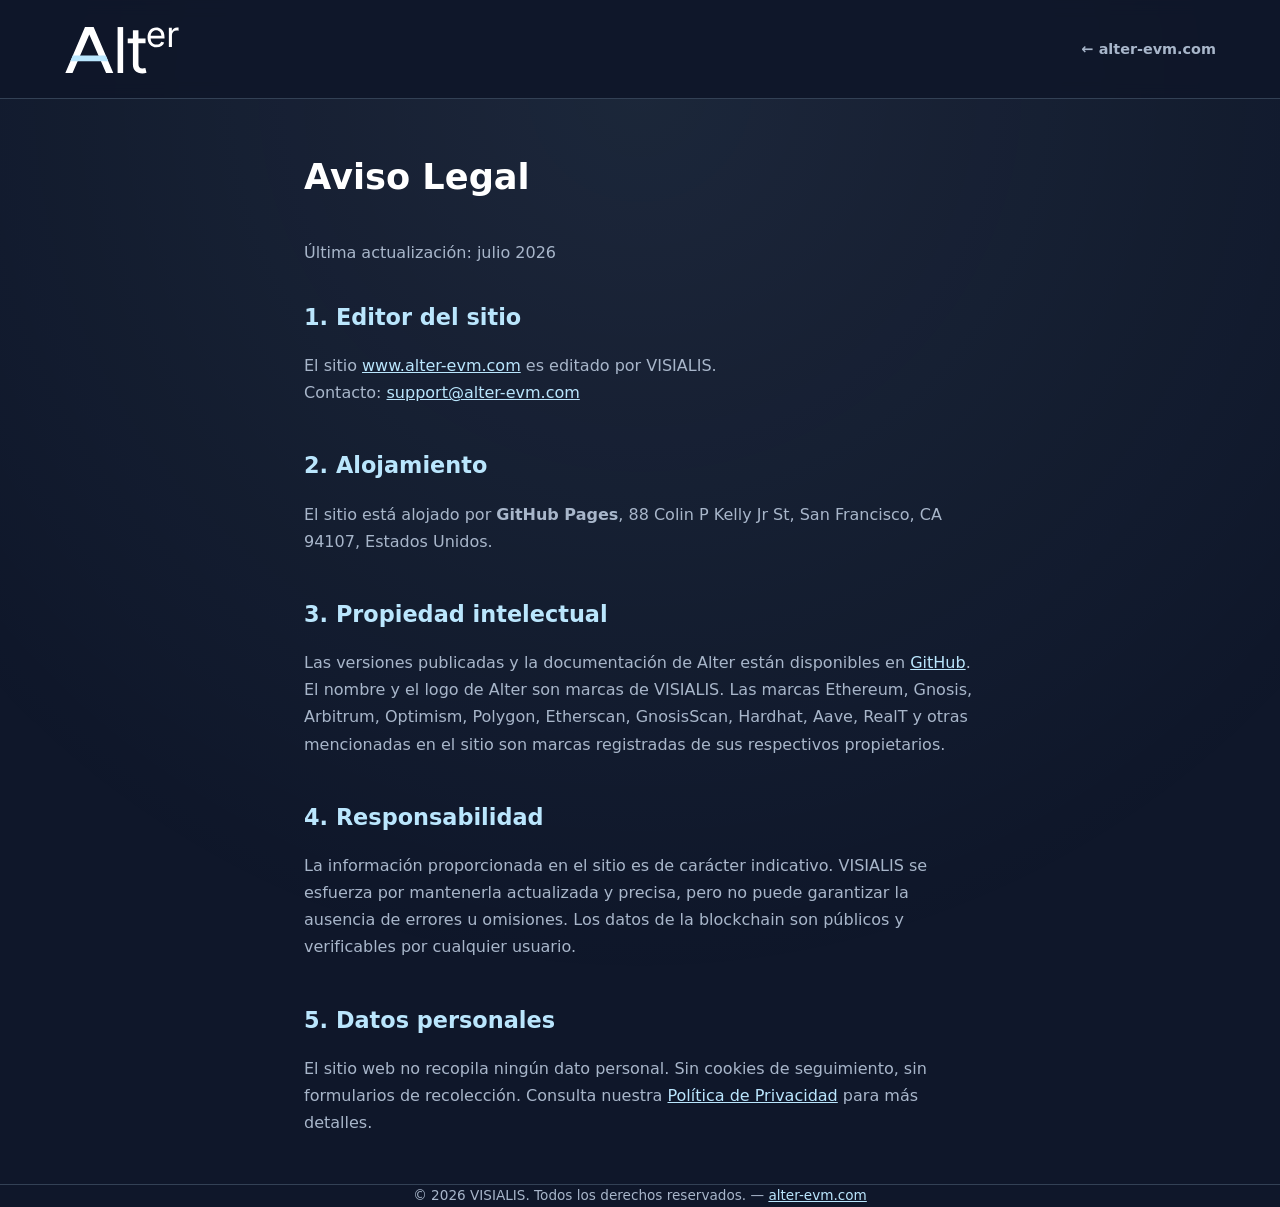
<file: terms_es.html>
<!DOCTYPE html>
<html lang="es">
<head>
    <meta charset="UTF-8">
    <meta name="viewport" content="width=device-width, initial-scale=1.0">
    <title>Aviso Legal — Alter</title>
    <meta name="description" content="Aviso Legal de Alter — Inteligencia de direcciones EVM multicadena.">
    <meta property="og:title" content="Aviso Legal — Alter">
    <meta property="og:description" content="Aviso Legal de Alter.">
    <meta property="og:type" content="website">
    <meta property="og:url" content="https://www.alter-evm.com/terms_es.html">
    <meta property="og:image" content="https://www.alter-evm.com/og-image.jpg?v=20261010">
    <meta property="og:locale" content="es_ES">
    <link rel="canonical" href="https://www.alter-evm.com/terms_es.html">
    <link rel="icon" type="image/svg+xml" href="/favicon.svg?v=20261010">
    <link rel="apple-touch-icon" href="/apple-touch-icon.png?v=20261010">
    <meta name="theme-color" content="#0F172A">
    <link rel="stylesheet" href="/styles.css?v=20261010">
</head>
<body>
    <nav class="navbar">
        <div class="logo-group">
            <a class="logo" href="/es/" style="text-decoration:none"><img src="/logo.svg?v=20261010" alt="Alter" width="118" height="50"></a>
        </div>
        <div class="lang-switcher">
            <a href="/es/" aria-label="Volver al sitio">← alter-evm.com</a>
        </div>
    </nav>

    <main style="max-width: 800px; margin: 3rem auto; padding: 0 5%; color: var(--text-primary); line-height: 1.7;">
        <h1 style="font-size: 2.2rem; margin-bottom: 2rem;">Aviso Legal</h1>
        <p style="color: var(--text-secondary); margin-bottom: 2rem;">Última actualización: julio 2026</p>

        <section style="margin-bottom: 2.5rem;">
            <h2 style="font-size: 1.4rem; margin-bottom: 1rem; color: var(--accent-color);">1. Editor del sitio</h2>
            <p style="color: var(--text-secondary);">
                El sitio <a href="https://www.alter-evm.com" style="color: var(--accent-color);">www.alter-evm.com</a> es editado por VISIALIS.<br>
                Contacto: <a href="mailto:support@alter-evm.com" style="color: var(--accent-color);">support@alter-evm.com</a>
            </p>
        </section>

        <section style="margin-bottom: 2.5rem;">
            <h2 style="font-size: 1.4rem; margin-bottom: 1rem; color: var(--accent-color);">2. Alojamiento</h2>
            <p style="color: var(--text-secondary);">El sitio está alojado por <strong>GitHub Pages</strong>, 88 Colin P Kelly Jr St, San Francisco, CA 94107, Estados Unidos.</p>
        </section>

        <section style="margin-bottom: 2.5rem;">
            <h2 style="font-size: 1.4rem; margin-bottom: 1rem; color: var(--accent-color);">3. Propiedad intelectual</h2>
            <p style="color: var(--text-secondary);">Las versiones publicadas y la documentación de Alter están disponibles en <a href="https://github.com/VISIALIS/alter" style="color: var(--accent-color); text-decoration: underline;">GitHub</a>. El nombre y el logo de Alter son marcas de VISIALIS. Las marcas Ethereum, Gnosis, Arbitrum, Optimism, Polygon, Etherscan, GnosisScan, Hardhat, Aave, RealT y otras mencionadas en el sitio son marcas registradas de sus respectivos propietarios.</p>
        </section>

        <section style="margin-bottom: 2.5rem;">
            <h2 style="font-size: 1.4rem; margin-bottom: 1rem; color: var(--accent-color);">4. Responsabilidad</h2>
            <p style="color: var(--text-secondary);">La información proporcionada en el sitio es de carácter indicativo. VISIALIS se esfuerza por mantenerla actualizada y precisa, pero no puede garantizar la ausencia de errores u omisiones. Los datos de la blockchain son públicos y verificables por cualquier usuario.</p>
        </section>

        <section style="margin-bottom: 2.5rem;">
            <h2 style="font-size: 1.4rem; margin-bottom: 1rem; color: var(--accent-color);">5. Datos personales</h2>
            <p style="color: var(--text-secondary);">El sitio web no recopila ningún dato personal. Sin cookies de seguimiento, sin formularios de recolección. Consulta nuestra <a href="/privacy_es.html" style="color: var(--accent-color);">Política de Privacidad</a> para más detalles.</p>
        </section>
    </main>

    <footer>
        <div class="footer-content" style="text-align: center;">
            <p style="color: var(--text-secondary); font-size: 0.85rem;">&copy; 2026 VISIALIS. Todos los derechos reservados. — <a href="/es/" style="color: var(--accent-color);">alter-evm.com</a></p>
        </div>
    </footer>
</body>
</html>
</file>
<file: styles.css>
:root {
    --bg-color: #0F172A; /* Slate 900 */
    --text-primary: #FFFFFF;
    --text-secondary: #A8B6CA;
    --accent-color: #BAE6FD; /* Traverse du symbole Alter */
    --accent-ink: #0F172A;
    --accent-hover: #E0F2FE;
    --card-bg: #1E293B; /* Slate 800 */
    --card-hover: #334155;
    --border-color: #334155;
    --font-family: system-ui, BlinkMacSystemFont, 'Segoe UI', Roboto, sans-serif;
}

* {
    margin: 0;
    padding: 0;
    box-sizing: border-box;
}

body {
    background-color: var(--bg-color);
    color: var(--text-primary);
    font-family: var(--font-family);
    line-height: 1.6;
    -webkit-font-smoothing: antialiased;
    position: relative;
    overflow-x: hidden;
}

body::before {
    content: '';
    position: fixed;
    top: -50%;
    left: -50%;
    width: 200%;
    height: 200%;
    background: radial-gradient(circle at 50% 30%, rgba(186, 230, 253, 0.08) 0%, rgba(15, 23, 42, 0) 50%);
    z-index: -1;
    pointer-events: none;
}

/* Navbar */
.navbar {
    display: flex;
    justify-content: space-between;
    align-items: center;
    padding: 1.5rem 5%;
    border-bottom: 1px solid var(--border-color);
    background-color: rgba(15, 23, 42, 0.9);
    position: sticky;
    top: 0;
    backdrop-filter: blur(8px);
    z-index: 100;
}

.logo {
    display: inline-flex;
    align-items: center;
    flex-shrink: 0;
    text-decoration: none;
}

.logo img {
    display: block;
    width: 118px;
    height: 50px;
}

.logo-group {
    display: flex;
    align-items: center;
    gap: 0.9rem;
}

.version-badge {
    font-size: 0.75rem;
    font-weight: 500;
    color: var(--text-secondary);
    text-decoration: none;
    padding: 0.15rem 0.5rem;
    border: 1px solid var(--border-color);
    border-radius: 999px;
    transition: color 0.2s, border-color 0.2s;
}

.version-badge:hover {
    color: var(--text-primary);
    border-color: var(--text-secondary);
}

.lang-switcher a {
    color: var(--text-secondary);
    text-decoration: none;
    margin-left: 1rem;
    font-size: 0.9rem;
    font-weight: 600;
    transition: color 0.2s;
}

.lang-switcher a:hover,
.lang-switcher a.active {
    color: var(--text-primary);
}

/* Hero Section */
.hero {
    text-align: center;
    padding: 6rem 1rem 4rem;
}

.hero h1 {
    font-size: clamp(2.5rem, 5vw, 4rem);
    line-height: 1.1;
    margin-bottom: 1rem;
    letter-spacing: -1px;
}

.highlight {
    color: var(--accent-color);
}

.subtitle {
    font-size: 1.2rem;
    color: var(--text-secondary);
    margin-bottom: 2.5rem;
}

/* Boutons CTA */
.cta-group {
    display: flex;
    justify-content: center;
    gap: 1rem;
    flex-wrap: wrap;
}

.btn {
    display: inline-flex;
    align-items: center;
    justify-content: center;
    padding: 0.8rem 1.5rem;
    border-radius: 8px;
    font-weight: 600;
    text-decoration: none;
    transition: all 0.2s;
    cursor: pointer;
    text-align: center;
}

.full-width {
    width: 100%;
}

.btn-primary {
    background-color: var(--accent-color);
    color: var(--accent-ink);
    border: none;
}

.btn-primary:hover {
    background-color: var(--accent-hover);
    transform: translateY(-2px);
    box-shadow: 0 4px 12px rgba(186, 230, 253, 0.3);
}

.btn-secondary {
    background-color: transparent;
    color: var(--text-primary);
    border: 1px solid var(--border-color);
}

.btn-secondary:hover {
    background-color: var(--card-hover);
    transform: translateY(-2px);
}

.btn.is-soon {
    cursor: not-allowed;
    opacity: 0.45;
}

.btn.is-soon:hover {
    background-color: transparent;
    transform: none;
    box-shadow: none;
}

.soon-badge {
    font-size: 0.7rem;
    font-weight: 600;
    text-transform: uppercase;
    letter-spacing: 0.03em;
    opacity: 0.7;
    margin-left: 0.4rem;
}

/* Features */
.features {
    display: grid;
    grid-template-columns: repeat(auto-fit, minmax(280px, 1fr));
    gap: 2rem;
    padding: 4rem 5%;
    max-width: 1200px;
    margin: 0 auto;
}

.feature-card {
    background: rgba(30, 41, 59, 0.5);
    backdrop-filter: blur(12px);
    -webkit-backdrop-filter: blur(12px);
    padding: 2rem;
    border-radius: 16px;
    border: 1px solid rgba(255, 255, 255, 0.05);
    transition: transform 0.3s cubic-bezier(0.4, 0, 0.2, 1), border-color 0.3s, box-shadow 0.3s;
    box-shadow: 0 4px 20px rgba(0, 0, 0, 0.1);
}

.feature-card:hover {
    transform: translateY(-8px);
    border-color: rgba(186, 230, 253, 0.5);
    box-shadow: 0 12px 30px rgba(0, 0, 0, 0.3), 0 0 20px rgba(186, 230, 253, 0.15);
}

.feature-icon {
    margin-bottom: 1rem;
    color: var(--accent-color);
}

.feature-card h3 {
    margin-bottom: 0.5rem;
}

.feature-card p {
    color: var(--text-secondary);
    font-size: 0.95rem;
}

/* Profiles Section */
.profiles-section {
    padding: 4rem 5%;
    max-width: 1200px;
    margin: 0 auto;
}

.profiles-section .section-title {
    text-align: center;
    font-size: 2.5rem;
    margin-bottom: 0.5rem;
}

.profiles-section .section-subtitle {
    text-align: center;
    color: var(--text-secondary);
    margin-bottom: 4rem;
    font-size: 1.1rem;
}

.profile-block {
    display: flex;
    flex-wrap: wrap;
    gap: 3rem;
    align-items: center;
    margin-bottom: 4rem;
    padding: 3rem;
    background: rgba(30, 41, 59, 0.5);
    backdrop-filter: blur(16px);
    -webkit-backdrop-filter: blur(16px);
    border: 1px solid rgba(255, 255, 255, 0.08);
    border-radius: 20px;
    box-shadow: 0 10px 40px rgba(0, 0, 0, 0.2);
    transition: transform 0.3s, box-shadow 0.3s;
}

.profile-block:hover {
    transform: translateY(-4px);
    box-shadow: 0 15px 50px rgba(0, 0, 0, 0.3), 0 0 30px rgba(186, 230, 253, 0.05);
}

.profile-block.reverse {
    flex-direction: row-reverse;
}

.profile-info {
    flex: 1 1 400px;
    min-width: 0;
}

.profile-info h3 {
    font-size: 1.8rem;
    margin-bottom: 1rem;
    color: var(--text-primary);
}

.profile-info > p {
    color: var(--text-secondary);
    font-size: 1.1rem;
    margin-bottom: 2rem;
}

.use-cases {
    margin-bottom: 2rem;
}

.use-cases h4 {
    font-size: 1rem;
    margin-bottom: 1rem;
    color: var(--text-primary);
}

.use-cases ul {
    list-style: none;
    padding: 0;
}

.use-cases li {
    display: flex;
    align-items: flex-start;
    gap: 0.75rem;
    margin-bottom: 0.8rem;
    color: var(--text-secondary);
    font-size: 0.95rem;
}

.use-cases svg {
    color: var(--accent-color);
    flex-shrink: 0;
    margin-top: 0.2rem;
}

.use-cases li > span {
    min-width: 0;
}

.profile-actions {
    margin-top: 2rem;
}

.profile-links {
    display: flex;
    gap: 1.5rem;
    margin-top: 1.5rem;
    flex-wrap: wrap;
}

.link-action {
    color: var(--accent-color);
    text-decoration: none;
    font-size: 0.9rem;
    font-weight: 500;
    transition: all 0.2s;
}

.link-action:hover {
    text-decoration: underline;
}

.install-command {
    background: #000;
    padding: 1rem;
    border-radius: 8px;
    border: 1px solid var(--border-color);
    margin-bottom: 1rem;
    display: flex;
    justify-content: space-between;
    align-items: center;
    gap: 1rem;
}

.install-command code {
    font-family: 'SFMono-Regular', Consolas, 'Liberation Mono', Menlo, monospace;
    color: var(--accent-color);
    font-size: 0.9rem;
    white-space: nowrap;
    overflow-x: auto;
}

.copy-btn {
    background: none;
    border: none;
    color: var(--text-secondary);
    cursor: pointer;
    padding: 4px;
    border-radius: 4px;
    display: flex;
    align-items: center;
    justify-content: center;
    transition: color 0.2s, background-color 0.2s;
}

.copy-btn:hover {
    color: var(--text-primary);
    background-color: var(--border-color);
}

.copy-btn.copied {
    color: #10B981;
}

.action-with-qr {
    display: flex;
    align-items: stretch;
    gap: 0.5rem;
    position: relative;
    margin-bottom: 1rem;
}

.action-with-qr .btn {
    flex: 1;
    text-align: center;
    margin-bottom: 0; /* Override any existing bottom margin */
    display: flex;
    align-items: center;
    justify-content: center;
}

.qr-btn {
    background: none;
    border: 1px solid var(--border-color);
    color: var(--text-secondary);
    cursor: pointer;
    padding: 0 1rem;
    border-radius: 4px;
    display: flex;
    align-items: center;
    justify-content: center;
    transition: color 0.2s, border-color 0.2s, background-color 0.2s;
}

.qr-btn:hover {
    color: var(--text-primary);
    border-color: var(--text-primary);
    background-color: rgba(255, 255, 255, 0.05);
}

.qr-modal {
    display: none;
    position: fixed;
    top: 0;
    left: 0;
    width: 100vw;
    height: 100vh;
    background: rgba(0,0,0,0.8);
    backdrop-filter: blur(5px);
    z-index: 9999;
    align-items: center;
    justify-content: center;
}

.qr-modal.visible {
    display: flex;
}

.qr-modal-content {
    background: #111;
    padding: 2rem;
    border-radius: 12px;
    border: 1px solid var(--border-color);
    text-align: center;
    position: relative;
    max-width: 90%;
    box-shadow: 0 20px 40px rgba(0,0,0,0.5);
}

.qr-modal-content img {
    background: white;
    padding: 1rem;
    border-radius: 8px;
    width: 300px;
    height: 300px;
    display: block;
    margin: 0 auto;
}

.qr-modal-close {
    position: absolute;
    top: 10px;
    right: 10px;
    background: none;
    border: none;
    color: var(--text-secondary);
    cursor: pointer;
    padding: 8px;
    border-radius: 4px;
    transition: color 0.2s, background-color 0.2s;
}

.qr-modal-close:hover {
    color: white;
    background-color: rgba(255,255,255,0.1);
}

.profile-visual {
    flex: 1 1 400px;
    min-width: 0;
    display: flex;
    flex-direction: column;
    justify-content: center;
}

.mt-2 {
    margin-top: 1.5rem;
}

.platform-badges {
    display: flex;
    gap: 0.5rem;
    flex-wrap: wrap;
}

.badge {
    background-color: var(--bg-color);
    color: var(--text-secondary);
    border: 1px solid var(--border-color);
    padding: 0.2rem 0.6rem;
    border-radius: 4px;
    font-size: 0.8rem;
    font-weight: 600;
    display: inline-flex;
    align-items: center;
    gap: 0.4rem;
}

.code-block {
    background: #000;
    border-radius: 8px;
    border: 1px solid var(--border-color);
    overflow: hidden;
}

.code-header {
    background: var(--bg-color);
    padding: 0.5rem 1rem;
    font-size: 0.8rem;
    color: var(--text-secondary);
    border-bottom: 1px solid var(--border-color);
    display: flex;
    align-items: center;
    justify-content: space-between;
    gap: 0.5rem;
}

.code-copy-btn {
    background: transparent;
    border: 1px solid var(--border-color);
    color: var(--text-secondary);
    font-size: 0.72rem;
    padding: 0.2rem 0.6rem;
    border-radius: 6px;
    cursor: pointer;
    transition: color 0.2s, border-color 0.2s, background 0.2s;
}

.code-copy-btn:hover {
    color: var(--text-primary);
    border-color: var(--accent-color);
}

.code-copy-btn:focus-visible {
    outline: 2px solid var(--accent-color);
    outline-offset: 2px;
}

.code-copy-btn.copied {
    color: #10b981;
    border-color: #10b981;
}

.code-block pre {
    padding: 1rem;
    overflow-x: auto;
}

.code-block code {
    font-family: 'SFMono-Regular', Consolas, 'Liberation Mono', Menlo, monospace;
    color: var(--accent-color);
    font-size: 0.9rem;
}

@media (max-width: 768px) {
    .profile-block {
        padding: 2rem 1.5rem;
    }

    .profile-info,
    .profile-visual {
        flex-basis: 100%;
        width: 100%;
    }

    .code-block pre,
    .code-block code {
        white-space: pre-wrap;
        overflow-wrap: anywhere;
    }

    .profile-info code {
        white-space: normal;
        overflow-wrap: anywhere;
        word-break: break-word;
    }
}


/* Footer */

footer {
    border-top: 1px solid var(--border-color);
    margin-top: 0;
    background: transparent;
}

.footer-content {
    max-width: 1100px;
    margin: 0 auto;
    color: var(--text-secondary);
    font-size: 0.8rem;
}

/* 1. Footnotes & Notes légales */
.site-footer-notes {
    font-size: 0.75rem;
    line-height: 1.6;
    color: var(--text-secondary);
    padding-bottom: 1.5rem;
    border-bottom: 1px solid rgba(255, 255, 255, 0.08);
    margin-bottom: 2rem;
}

.site-footer-notes ol {
    padding-left: 1.2rem;
    margin: 0;
}

.site-footer-notes li {
    margin-bottom: 0.6rem;
}

.site-footer-notes li:last-child {
    margin-bottom: 0;
}

.site-footer-notes a {
    color: var(--accent-color);
    text-decoration: none;
}

.site-footer-notes a:hover {
    text-decoration: underline;
}

/* 2. Annuaire multi-colonnes */
.site-footer-directory {
    display: grid;
    grid-template-columns: repeat(auto-fit, minmax(180px, 1fr));
    gap: 2rem 1.5rem;
    padding-bottom: 2rem;
    border-bottom: 1px solid rgba(255, 255, 255, 0.08);
}

.directory-col h4 {
    font-size: 0.75rem;
    font-weight: 700;
    text-transform: uppercase;
    letter-spacing: 0.06em;
    color: var(--text-primary);
    margin-bottom: 0.9rem;
}

.directory-col ul {
    list-style: none;
    padding: 0;
    margin: 0;
}

.directory-col li {
    margin-bottom: 0.55rem;
}

.directory-col a {
    color: var(--text-secondary);
    text-decoration: none;
    font-size: 0.8rem;
    transition: color 0.2s ease;
}

.directory-col a:hover {
    color: var(--text-primary);
}

.directory-col .soon-badge {
    font-size: 0.65rem;
    background: rgba(255, 255, 255, 0.06);
    color: var(--text-secondary);
    padding: 0.1rem 0.4rem;
    border-radius: 4px;
    margin-left: 0.3rem;
}

/* 3. Barre d'informations & Copyright */
.site-footer-bottom {
    padding-top: 1.5rem;
    font-size: 0.75rem;
    color: var(--text-secondary);
}

.site-footer-contact {
    margin-bottom: 1rem;
    color: var(--text-secondary);
}

.site-footer-contact a {
    color: var(--accent-color);
    text-decoration: none;
}

.site-footer-contact a:hover {
    text-decoration: underline;
}

.site-footer-legal-bar {
    display: flex;
    justify-content: space-between;
    align-items: center;
    flex-wrap: wrap;
    gap: 1rem;
    padding-top: 1rem;
    border-top: 1px solid rgba(255, 255, 255, 0.06);
}

.site-footer-copyright {
    color: var(--text-secondary);
}

.site-footer-links {
    display: flex;
    align-items: center;
    gap: 0.8rem;
    flex-wrap: wrap;
}

.site-footer-links a {
    color: var(--text-secondary);
    text-decoration: none;
    transition: color 0.2s;
}

.site-footer-links a:hover {
    color: var(--text-primary);
}

.site-footer-links .divider {
    color: rgba(255, 255, 255, 0.15);
}

.site-footer-region {
    display: flex;
    align-items: center;
    gap: 0.4rem;
    color: var(--text-secondary);
    font-weight: 500;
    text-decoration: none;
    font-size: 0.75rem;
}

.site-footer-region:hover {
    color: var(--text-primary);
}

@media (max-width: 768px) {
    .site-footer-directory {
        grid-template-columns: repeat(2, 1fr);
    }
    
    .site-footer-legal-bar {
        flex-direction: column;
        align-items: flex-start;
        gap: 0.8rem;
    }
}

@media (max-width: 480px) {
    .site-footer-directory {
        grid-template-columns: 1fr;
    }
}

@media (max-width: 640px) {
    .footer-columns {
        flex-direction: column;
        gap: 2rem;
    }
    .footer-bottom {
        flex-direction: column;
        align-items: flex-start;
    }
}

/* Intention Section */
.intention-section {
    padding: 6rem 5% 4rem;
    max-width: 900px;
    margin: 0 auto;
    text-align: center;
}

.intention-tagline {
    font-size: 1.8rem;
    font-weight: 700;
    line-height: 1.3;
    margin-bottom: 2rem;
    color: var(--text-primary);
}

.intention-grid {
    display: grid;
    grid-template-columns: repeat(auto-fit, minmax(200px, 1fr));
    gap: 2rem;
    margin-top: 3rem;
}

.intention-item {
    text-align: left;
    border-left: 2px solid var(--accent-color);
    padding-left: 1.5rem;
}

.intention-item h3 {
    font-size: 1.1rem;
    margin-bottom: 0.5rem;
    color: var(--accent-color);
    text-transform: uppercase;
    letter-spacing: 1px;
}

.intention-item p {
    color: var(--text-secondary);
    font-size: 0.95rem;
}

/* Community Section */
.community-section {
    padding: 5rem 5%;
    max-width: 1000px;
    margin: 2rem auto;
    text-align: center;
}

.community-card {
    background: linear-gradient(135deg, rgba(30, 41, 59, 0.6) 0%, rgba(15, 23, 42, 0.8) 100%);
    border: 1px solid var(--border-color);
    border-radius: 24px;
    padding: 4rem 2rem;
    box-shadow: 0 20px 50px rgba(0, 0, 0, 0.2);
}

.community-section h2 {
    font-size: 2.2rem;
    margin-bottom: 1rem;
}

.community-section p {
    color: var(--text-secondary);
    font-size: 1.1rem;
    max-width: 600px;
    margin: 0 auto 2.5rem;
}

.community-cta {
    display: flex;
    justify-content: center;
    gap: 1.5rem;
    flex-wrap: wrap;
}

@media (max-width: 768px) {
    .community-card {
        padding: 3rem 1.5rem;
    }
}

/* Download Grid (Footer) */
.download-section {
    padding: 4rem 5%;
    background: rgba(15, 23, 42, 0.5);
    border-top: 1px solid var(--border-color);
}

.download-container {
    max-width: 1200px;
    margin: 0 auto;
}

.download-grid {
    display: grid;
    grid-template-columns: repeat(auto-fit, minmax(240px, 1fr));
    gap: 3rem;
}

.download-column h4 {
    font-size: 1.1rem;
    margin-bottom: 1.5rem;
    color: var(--text-primary);
    display: flex;
    align-items: center;
    gap: 0.75rem;
}

.download-list {
    list-style: none;
    padding: 0;
}

.download-list li {
    margin-bottom: 1.1rem;
}

.download-platform-row {
    display: flex;
    align-items: center;
    flex-wrap: wrap;
    gap: 0.6rem;
}

.download-platform-row .platform {
    font-weight: 600;
    font-size: 0.95rem;
    color: var(--text-primary);
    min-width: 4.5rem;
}

.download-archs {
    display: flex;
    flex-wrap: wrap;
    gap: 0.5rem;
}

.download-arch-link {
    display: inline-flex;
    align-items: center;
    padding: 0.3rem 0.7rem;
    border-radius: 6px;
    border: 1px solid var(--border-color);
    color: var(--text-secondary);
    text-decoration: none;
    font-size: 0.8rem;
    transition: color 0.2s, border-color 0.2s;
}

.download-arch-link:hover {
    color: var(--text-primary);
    border-color: var(--text-secondary);
}

.download-link {
    display: flex;
    flex-direction: column;
    text-decoration: none;
    color: var(--text-secondary);
    transition: color 0.2s;
}

.download-link:hover {
    color: var(--text-primary);
}

.download-link .platform {
    font-weight: 600;
    font-size: 0.95rem;
    color: var(--text-primary);
}

.download-link .arch {
    font-size: 0.75rem;
    opacity: 0.7;
}

.download-link.is-soon {
    cursor: not-allowed;
    opacity: 0.45;
}

.download-link.is-soon .platform {
    color: var(--text-secondary);
}

.download-link.is-soon:hover {
    color: var(--text-secondary);
}

.instructions-link {
    display: inline-flex;
    align-items: center;
    gap: 0.5rem;
    margin-top: 1rem;
    font-size: 0.85rem;
    color: var(--accent-color);
    text-decoration: none;
    font-weight: 600;
    padding: 0.5rem 0.75rem;
    background: rgba(186, 230, 253, 0.1);
    border-radius: 6px;
    transition: background 0.2s;
}

.instructions-link:hover {
    background: rgba(186, 230, 253, 0.2);
}

@media (max-width: 768px) {
    .download-grid {
        gap: 2rem;
    }
    .intention-tagline {
        font-size: 1.5rem;
    }
}

/* Exemple héros : adresse résolue (preuve on-chain) */
.hero-example {
    margin: 2.5rem auto 0;
    max-width: 620px;
    background: var(--card-bg);
    border: 1px solid var(--border-color);
    border-radius: 12px;
    padding: 1.25rem 1.5rem;
    text-align: left;
}

.example-address {
    font-family: 'SFMono-Regular', Consolas, 'Liberation Mono', Menlo, monospace;
    color: var(--text-primary);
    font-size: 0.95rem;
    word-break: break-all;
}

.example-proof-line {
    height: 2px;
    width: 42%;
    margin: 0.8rem 0 0.7rem;
    border-radius: 2px;
    background: var(--accent-color);
}

.example-result {
    color: var(--text-secondary);
    font-size: 0.95rem;
}

.example-result strong {
    color: var(--accent-color);
}

/* Hero Business Showcase (aperçu métier sans jargon ni adresses brutes) */
.hero-business-showcase {
    max-width: 900px;
    margin: 2.5rem auto 0;
    background: rgba(30, 41, 59, 0.4);
    border: 1px solid rgba(255, 255, 255, 0.08);
    border-radius: 16px;
    padding: 1.5rem;
    backdrop-filter: blur(12px);
    -webkit-backdrop-filter: blur(12px);
    box-shadow: 0 10px 30px rgba(0, 0, 0, 0.2);
}

.search-mock-bar {
    display: flex;
    align-items: center;
    gap: 0.8rem;
    background: rgba(15, 23, 42, 0.6);
    border: 1px solid rgba(255, 255, 255, 0.1);
    border-radius: 10px;
    padding: 0.75rem 1rem;
    color: var(--text-secondary);
    font-size: 0.9rem;
    margin-bottom: 1.25rem;
    text-align: left;
}

.search-mock-bar span {
    flex: 1;
    white-space: nowrap;
    overflow: hidden;
    text-overflow: ellipsis;
}

.search-mock-bar .search-badge {
    background: rgba(186, 230, 253, 0.15);
    color: var(--accent-color);
    padding: 0.25rem 0.6rem;
    border-radius: 6px;
    font-size: 0.75rem;
    font-weight: 600;
}

.showcase-cards {
    display: grid;
    grid-template-columns: repeat(auto-fit, minmax(240px, 1fr));
    gap: 1rem;
    text-align: left;
}

.showcase-card {
    background: rgba(15, 23, 42, 0.4);
    border: 1px solid rgba(255, 255, 255, 0.05);
    border-radius: 12px;
    padding: 1.2rem;
    transition: transform 0.2s, border-color 0.2s;
}

.showcase-card:hover {
    transform: translateY(-2px);
    border-color: rgba(186, 230, 253, 0.3);
}

.showcase-tag {
    display: inline-block;
    font-size: 0.7rem;
    font-weight: 700;
    text-transform: uppercase;
    letter-spacing: 0.05em;
    padding: 0.2rem 0.5rem;
    border-radius: 4px;
    margin-bottom: 0.6rem;
}

.tag-green,
.tag-blue,
.tag-purple {
    background: rgba(186, 230, 253, 0.12);
    color: var(--accent-color);
}

.showcase-card h4 {
    font-size: 0.95rem;
    color: var(--text-primary);
    margin-bottom: 0.4rem;
}

.showcase-card p {
    font-size: 0.82rem;
    color: var(--text-secondary);
    line-height: 1.45;
}

/* Note sous le bloc terminal (Windows + guide MCP) */
.platform-note {
    font-size: 0.85rem;
    color: var(--text-secondary);
    margin-top: 1rem;
    margin-bottom: 0 !important;
}

.platform-note a {
    color: var(--accent-color);
    text-decoration: none;
}

.platform-note a:hover {
    text-decoration: underline;
}

/* Accessibilité */
a:focus-visible,
.btn:focus-visible {
    outline: 2px solid var(--accent-color);
    outline-offset: 3px;
    border-radius: 4px;
}

.qr-btn:focus-visible,
.qr-modal-close:focus-visible,
.copy-btn:focus-visible {
    outline: 2px solid var(--accent-color);
    outline-offset: 2px;
}

/* Micro-animations : survol des badges de surfaces (hero) */
.hero .badge {
    transition: transform 0.2s ease, border-color 0.2s ease, background 0.2s ease;
}

.hero .badge:hover {
    transform: translateY(-2px);
    border-color: rgba(186, 230, 253, 0.5);
    background: rgba(186, 230, 253, 0.1);
}

@media (prefers-reduced-motion: reduce) {
    * {
        transition: none !important;
    }
    .btn-primary:hover,
    .btn-secondary:hover,
    .feature-card:hover {
        transform: none;
    }
}

/* Page /get — canaux d'acquisition */
.get-hero {
    padding-bottom: 1rem;
}

.get-section {
    padding-top: 1rem;
}

.get-grid {
    display: grid;
    grid-template-columns: repeat(auto-fit, minmax(260px, 1fr));
    gap: 1.25rem;
    max-width: 900px;
    margin: 0 auto;
}

.get-card {
    display: block;
    background: var(--card-bg);
    border: 1px solid var(--border-color);
    border-radius: 12px;
    padding: 1.5rem;
    color: var(--text-primary);
    text-decoration: none;
    transition: transform 0.2s, border-color 0.2s;
}

.get-card:hover {
    transform: translateY(-3px);
    border-color: var(--accent-color);
}

.get-card h3 {
    margin-bottom: 0.4rem;
}

.get-card p {
    color: var(--text-secondary);
    font-size: 0.92rem;
    margin-bottom: 0.8rem;
}

.get-card code {
    font-family: 'SFMono-Regular', Consolas, 'Liberation Mono', Menlo, monospace;
    font-size: 0.82rem;
    color: var(--accent-color);
    word-break: break-all;
}

.get-cta {
    color: var(--accent-color);
    font-weight: 600;
    font-size: 0.92rem;
}

.get-highlight {
    border-color: var(--accent-color);
    box-shadow: 0 4px 18px rgba(186, 230, 253, 0.25);
}

.get-card-beta {
    border-style: dashed;
}

/* Tuile QR — fond blanc pour lisibilité écran et print */
.qr-tile-wrap {
    text-align: center;
    margin-top: 2.5rem;
}

.qr-tile {
    display: inline-block;
    background: #FFFFFF;
    border-radius: 12px;
    padding: 10px;
    line-height: 0;
}

@media (max-width: 640px) {
    .qr-tile-wrap {
        display: none;
    }
}

/* Supported Chains Marquee */
.supported-chains-marquee {
    width: 100%;
    overflow: hidden;
    padding: 1.5rem 0;
    margin: 2rem 0;
    background: linear-gradient(90deg, rgba(15,23,42,0) 0%, rgba(30,41,59,0.3) 50%, rgba(15,23,42,0) 100%);
    border-top: 1px solid rgba(255,255,255,0.03);
    border-bottom: 1px solid rgba(255,255,255,0.03);
}

.chains-track {
    display: flex;
    gap: 3rem;
    width: max-content;
    animation: scroll 30s linear infinite;
}

.chains-track span {
    font-weight: 600;
    color: var(--text-secondary);
    font-size: 1.1rem;
    letter-spacing: 0.5px;
    opacity: 0.7;
    transition: opacity 0.3s, color 0.3s;
    white-space: nowrap;
}

.chains-track span:hover {
    opacity: 1;
    color: var(--text-primary);
}

@keyframes scroll {
    0% { transform: translateX(0); }
    100% { transform: translateX(calc(-50% - 1.5rem)); }
}

/* How It Works Section */
.how-it-works {
    padding: 5rem 5%;
    max-width: 1200px;
    margin: 0 auto;
}

.how-it-works .section-title {
    text-align: center;
    font-size: 2.5rem;
    margin-bottom: 4rem;
}

.steps-container {
    display: flex;
    justify-content: space-between;
    align-items: center;
    gap: 1rem;
    flex-wrap: wrap;
}

.step-card {
    flex: 1;
    min-width: 250px;
    background: rgba(30, 41, 59, 0.4);
    backdrop-filter: blur(10px);
    -webkit-backdrop-filter: blur(10px);
    border: 1px solid rgba(255, 255, 255, 0.05);
    border-radius: 16px;
    padding: 2.5rem 2rem;
    text-align: center;
    position: relative;
    transition: transform 0.3s, border-color 0.3s;
}

.step-card:hover {
    transform: translateY(-5px);
    border-color: rgba(186, 230, 253, 0.3);
}

.step-number {
    width: 40px;
    height: 40px;
    background: var(--accent-color);
    color: var(--accent-ink);
    border-radius: 50%;
    display: flex;
    align-items: center;
    justify-content: center;
    font-weight: 700;
    font-size: 1.2rem;
    margin: 0 auto 1.5rem;
    box-shadow: 0 4px 15px rgba(186, 230, 253, 0.4);
}

.step-card h3 {
    margin-bottom: 0.8rem;
    font-size: 1.4rem;
    color: var(--text-primary);
}

.step-card p {
    color: var(--text-secondary);
    font-size: 0.95rem;
}

.step-arrow {
    color: var(--text-secondary);
    opacity: 0.3;
}

@media (max-width: 860px) {
    .steps-container {
        flex-direction: column;
    }
    .step-arrow {
        transform: rotate(90deg);
        margin: 1rem 0;
    }
}

/* =========================================================================
   Mockup démo animée grand public (navigation sans jargon)
   ========================================================================= */
.demo-trigger-btn {
    display: inline-flex;
    align-items: center;
    gap: 0.4rem;
    font-size: 0.95rem;
    cursor: pointer;
}

.app-demo-window {
    background: #111827;
    border: 1px solid rgba(255, 255, 255, 0.12);
    border-radius: 14px;
    overflow: hidden;
    box-shadow: 0 16px 36px rgba(0, 0, 0, 0.45);
    font-family: -apple-system, BlinkMacSystemFont, 'Segoe UI', Roboto, sans-serif;
    text-align: left;
    width: 100%;
    max-width: 480px;
    min-width: 0;
    margin: 0 auto;
}

.app-demo-header {
    background: #1e293b;
    padding: 0.6rem 0.9rem;
    display: flex;
    align-items: center;
    gap: 0.5rem;
    border-bottom: 1px solid rgba(255, 255, 255, 0.08);
}

.app-demo-dots {
    display: flex;
    gap: 5px;
}

.app-demo-dot {
    width: 9px;
    height: 9px;
    border-radius: 50%;
    background: rgba(255, 255, 255, 0.2);
}

.app-demo-dot.red { background: #ef4444; }
.app-demo-dot.yellow { background: #f59e0b; }
.app-demo-dot.green { background: #10b981; }

.app-demo-title {
    font-size: 0.75rem;
    color: var(--text-secondary);
    margin-left: auto;
    font-weight: 500;
    min-width: 0;
}

.app-demo-body {
    padding: 1.25rem;
    display: flex;
    flex-direction: column;
    gap: 1rem;
}

.app-demo-search {
    background: rgba(255, 255, 255, 0.05);
    border: 1px solid rgba(255, 255, 255, 0.15);
    border-radius: 8px;
    padding: 0.55rem 0.8rem;
    display: flex;
    align-items: center;
    gap: 0.6rem;
    font-size: 0.88rem;
    color: var(--text-primary);
}

.app-demo-cursor {
    display: inline-block;
    width: 2px;
    height: 1rem;
    background: var(--accent-color);
    animation: blinkCursor 1s infinite;
    vertical-align: middle;
}

@keyframes blinkCursor {
    0%, 100% { opacity: 1; }
    50% { opacity: 0; }
}

.app-demo-card {
    background: rgba(30, 41, 59, 0.7);
    border: 1px solid rgba(255, 255, 255, 0.08);
    border-radius: 10px;
    padding: 1rem;
}

.app-demo-status-row {
    display: flex;
    justify-content: space-between;
    align-items: center;
    margin-bottom: 0.6rem;
}

.app-demo-pill {
    display: inline-flex;
    align-items: center;
    gap: 0.35rem;
    padding: 0.2rem 0.6rem;
    border-radius: 999px;
    font-size: 0.75rem;
    font-weight: 600;
}

.app-demo-pill.active {
    background: rgba(16, 185, 129, 0.15);
    color: #34d399;
    border: 1px solid rgba(16, 185, 129, 0.3);
}

.app-demo-balance {
    font-size: 1.4rem;
    font-weight: 700;
    color: #ffffff;
    margin-bottom: 0.25rem;
}

.app-demo-fiat {
    font-size: 0.85rem;
    color: var(--text-secondary);
    margin-bottom: 0.8rem;
}

.app-demo-actions-bar {
    display: flex;
    gap: 0.5rem;
    margin-top: 0.5rem;
}

.app-demo-action-chip {
    flex: 1;
    text-align: center;
    padding: 0.4rem 0.2rem;
    background: rgba(255, 255, 255, 0.06);
    border: 1px solid rgba(255, 255, 255, 0.1);
    border-radius: 6px;
    font-size: 0.75rem;
    font-weight: 500;
    color: #e2e8f0;
    transition: background 0.2s;
}

.app-demo-action-chip.highlight {
    background: rgba(186, 230, 253, 0.2);
    border-color: rgba(186, 230, 253, 0.4);
    color: var(--accent-color);
}

.app-demo-proof-tag {
    display: flex;
    align-items: center;
    gap: 0.4rem;
    font-size: 0.72rem;
    color: var(--text-secondary);
    margin-top: 0.5rem;
    padding-top: 0.5rem;
    border-top: 1px solid rgba(255, 255, 255, 0.05);
}

/* Badge de recommandation OS */
.download-recommended-badge {
    display: inline-block;
    background: #10b981;
    color: #064e3b;
    font-size: 0.7rem;
    font-weight: 700;
    text-transform: uppercase;
    letter-spacing: 0.5px;
    padding: 0.15rem 0.5rem;
    border-radius: 999px;
    margin-left: 0.5rem;
    vertical-align: middle;
}

.detected-os-row {
    background: rgba(16, 185, 129, 0.08);
    border-radius: 6px;
    padding: 0.25rem 0.5rem;
}

.download-column.detected-os {
    border: 1px solid rgba(16, 185, 129, 0.4);
    background: rgba(16, 185, 129, 0.04);
    border-radius: 12px;
    padding: 1rem;
}

/* Modale démo agrandie */
.demo-modal {
    position: fixed;
    top: 0;
    left: 0;
    width: 100%;
    height: 100%;
    background: rgba(15, 23, 42, 0.85);
    backdrop-filter: blur(8px);
    display: flex;
    justify-content: center;
    align-items: center;
    z-index: 1000;
    opacity: 0;
    pointer-events: none;
    transition: opacity 0.3s ease;
}

.demo-modal.visible {
    opacity: 1;
    pointer-events: auto;
}

.demo-modal-content {
    background: var(--card-bg);
    border: 1px solid var(--border-color);
    border-radius: 16px;
    padding: 2rem;
    max-width: 600px;
    width: 90%;
    position: relative;
    box-shadow: 0 20px 25px -5px rgba(0, 0, 0, 0.5);
}

.demo-modal-close {
    position: absolute;
    top: 1rem;
    right: 1rem;
    background: transparent;
    border: none;
    color: var(--text-secondary);
    cursor: pointer;
    padding: 0.5rem;
    display: flex;
    align-items: center;
    justify-content: center;
}

.demo-modal-close:hover {
    color: var(--text-primary);
}

/* Actu X & Telegram */
.social-active-card {
    display: flex;
    align-items: center;
    justify-content: space-between;
    gap: 1rem;
    padding: 1rem 1.25rem;
    background: rgba(255, 255, 255, 0.03);
    border: 1px solid rgba(255, 255, 255, 0.08);
    border-radius: 12px;
    margin-top: 1.5rem;
    text-align: left;
}

.social-active-card p {
    margin: 0;
    font-size: 0.9rem;
    color: var(--text-secondary);
}

.social-active-card strong {
    color: var(--text-primary);
}

/* La navigation conserve le mot-symbole et les langues sur les petits écrans. */
@media (max-width: 480px) {
    .navbar { padding: 1rem 5%; gap: 0.75rem; }
    .logo-group { gap: 0.5rem; flex-wrap: wrap; }
    .logo img { width: 94px; height: 40px; }
    .lang-switcher { display: flex; gap: 0.6rem; }
    .lang-switcher a { margin-left: 0; }
}

/* Les mouvements décoratifs respectent la préférence du lecteur. */
@media (prefers-reduced-motion: reduce) {
    *, *::before, *::after { animation: none !important; }
    .profile-block:hover, .showcase-card:hover, .step-card:hover,
    .get-card:hover, .hero .badge:hover { transform: none; }
}
</file>
